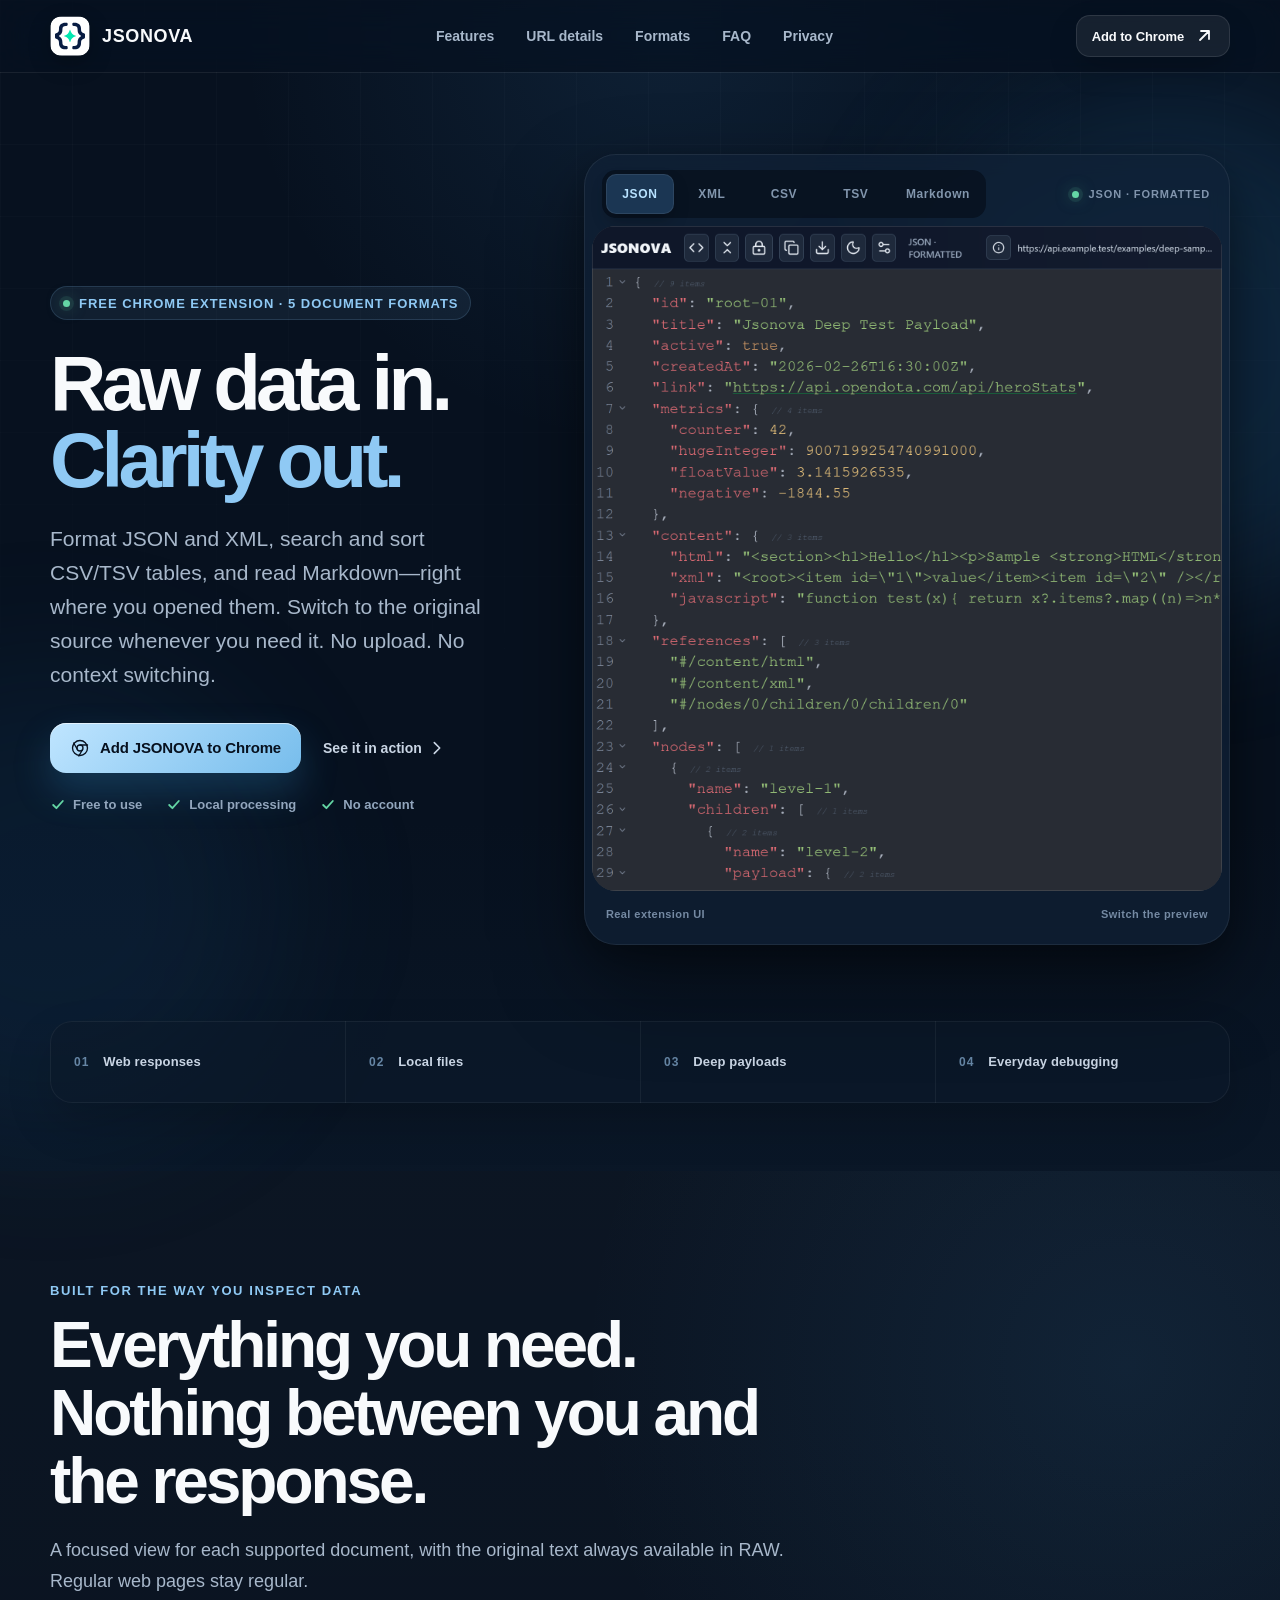
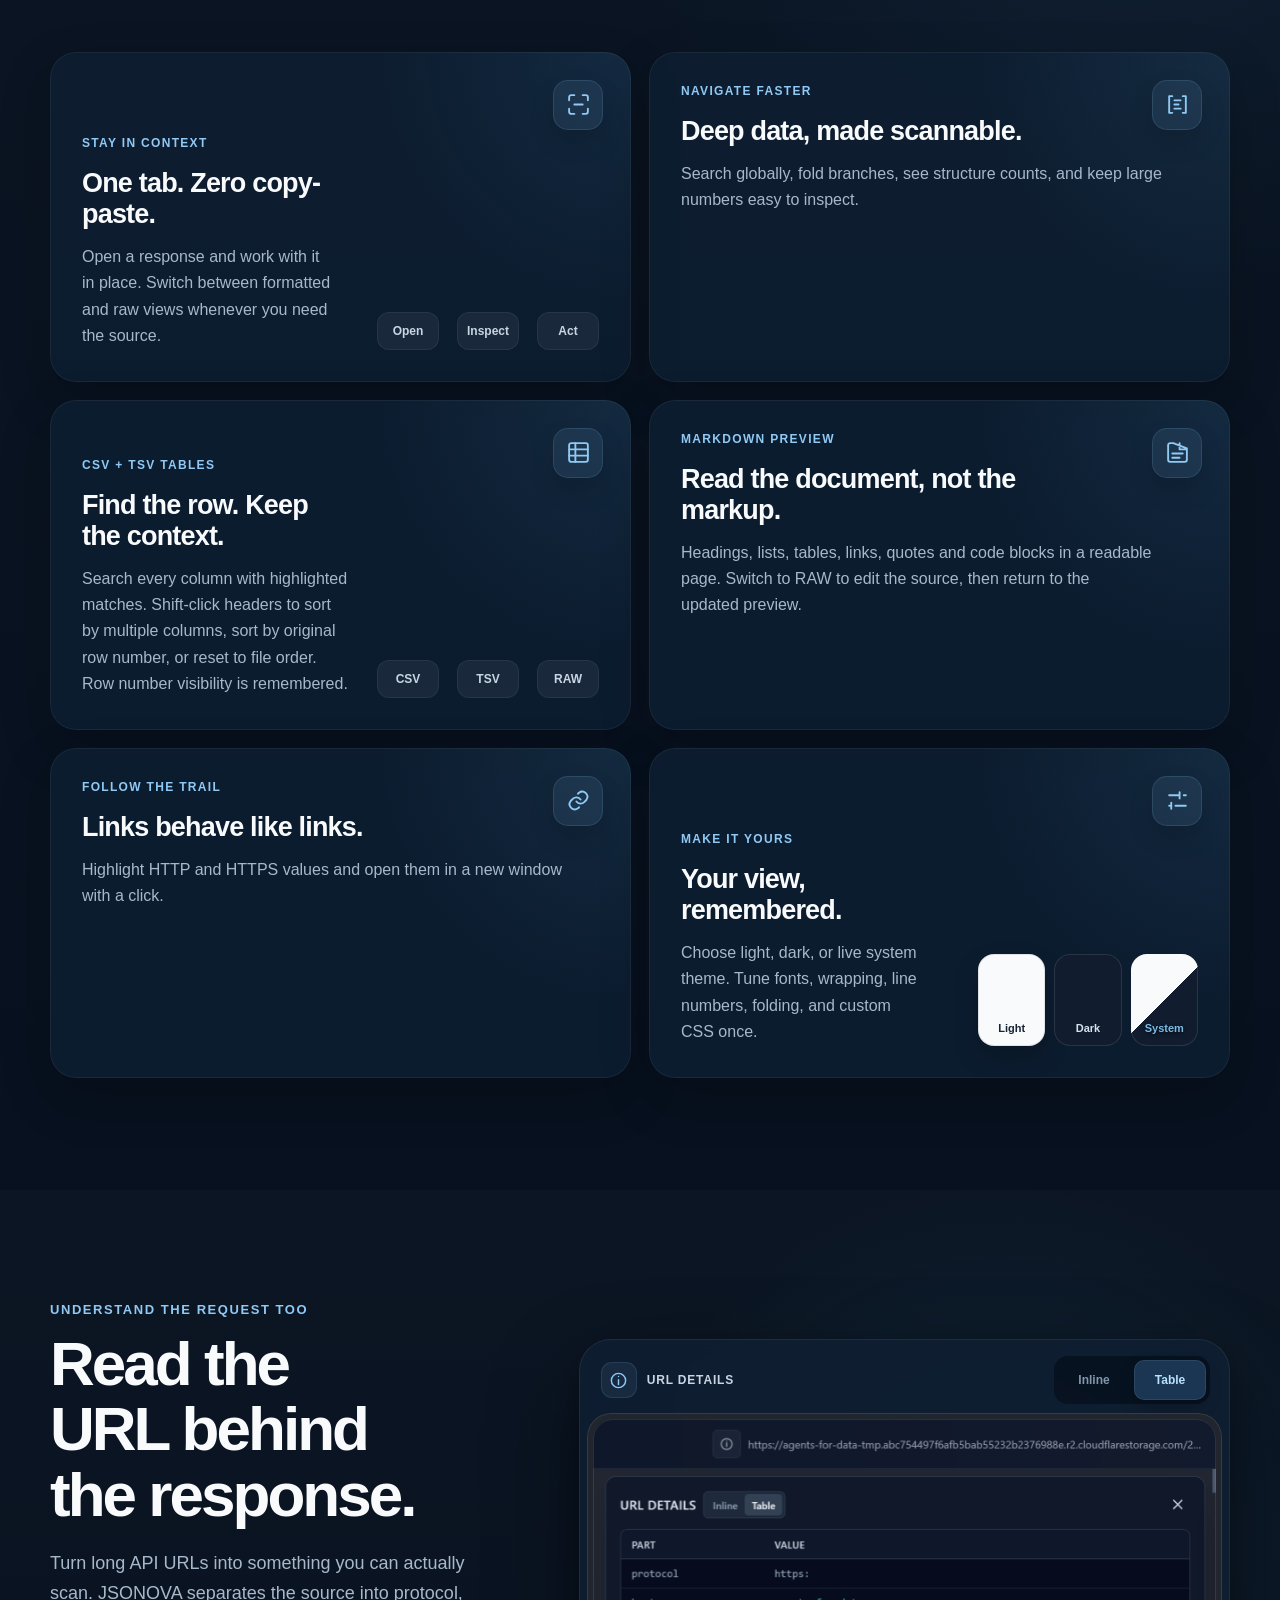
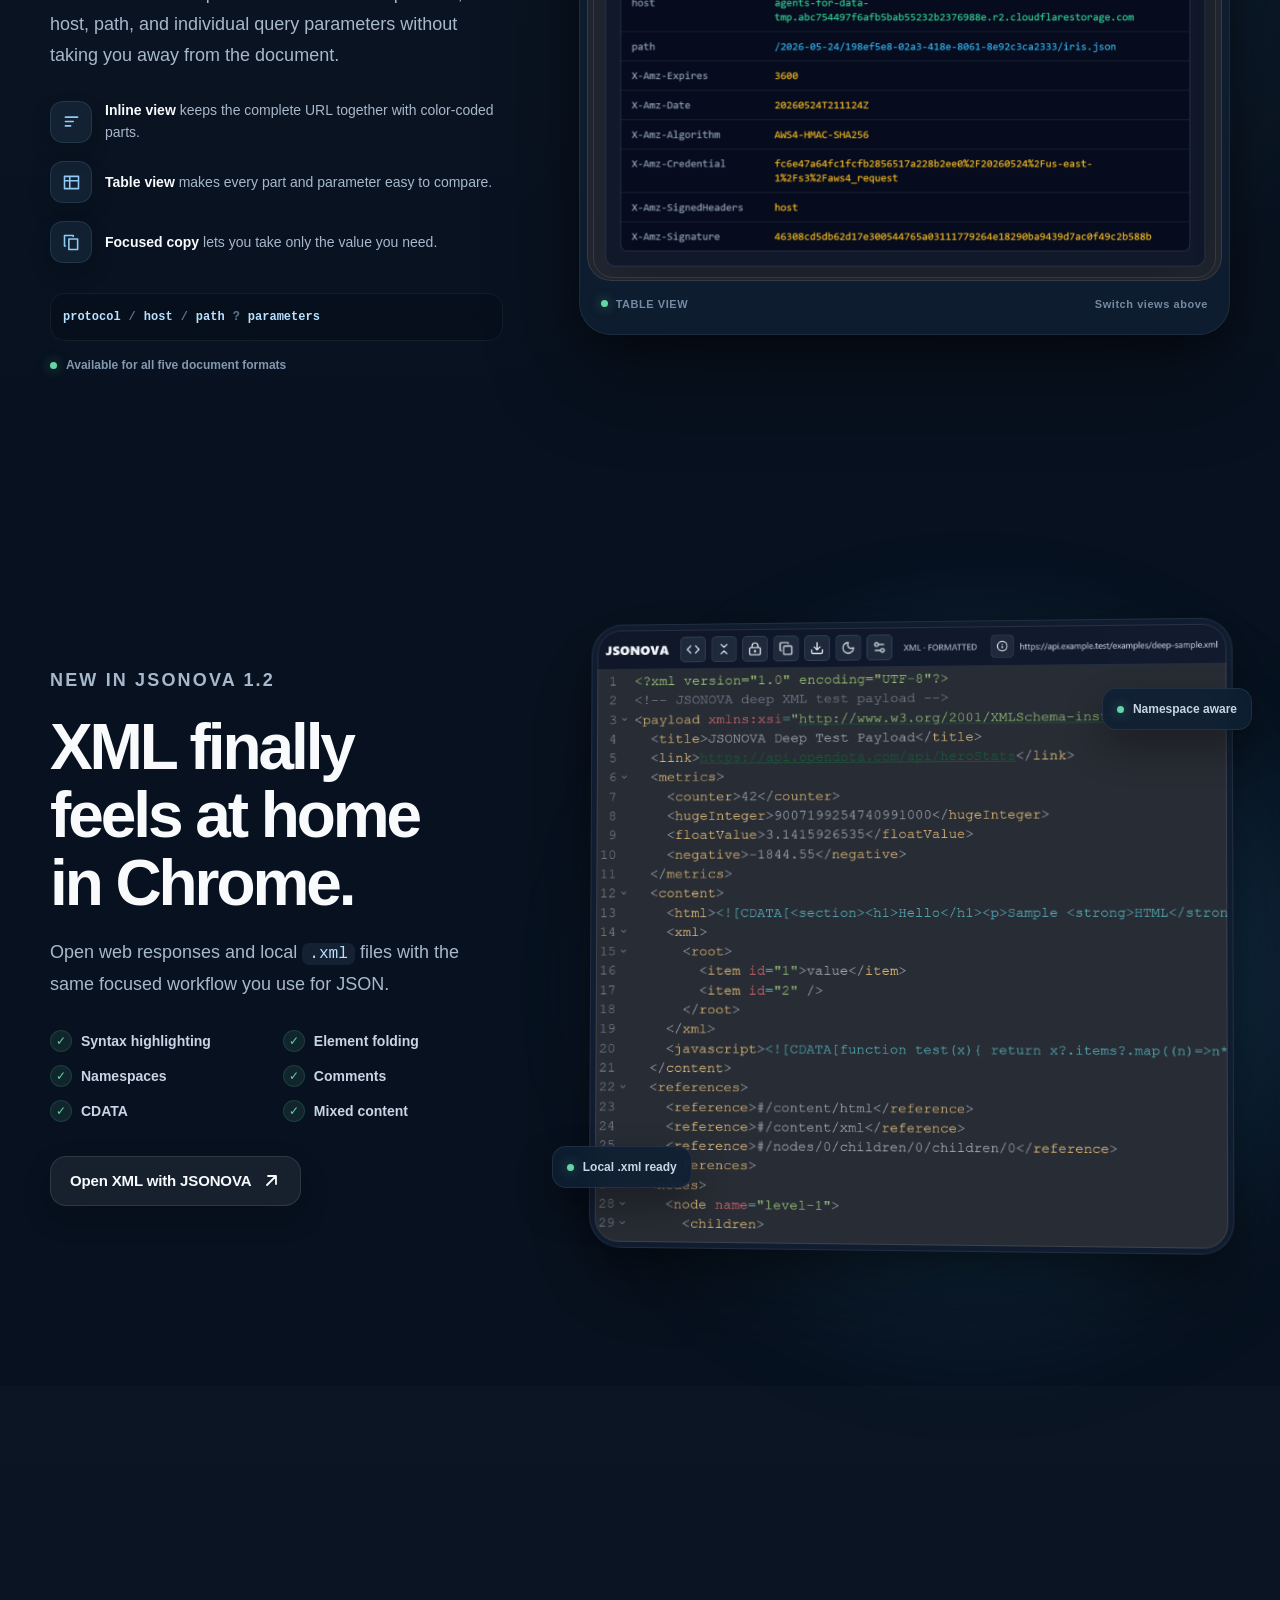
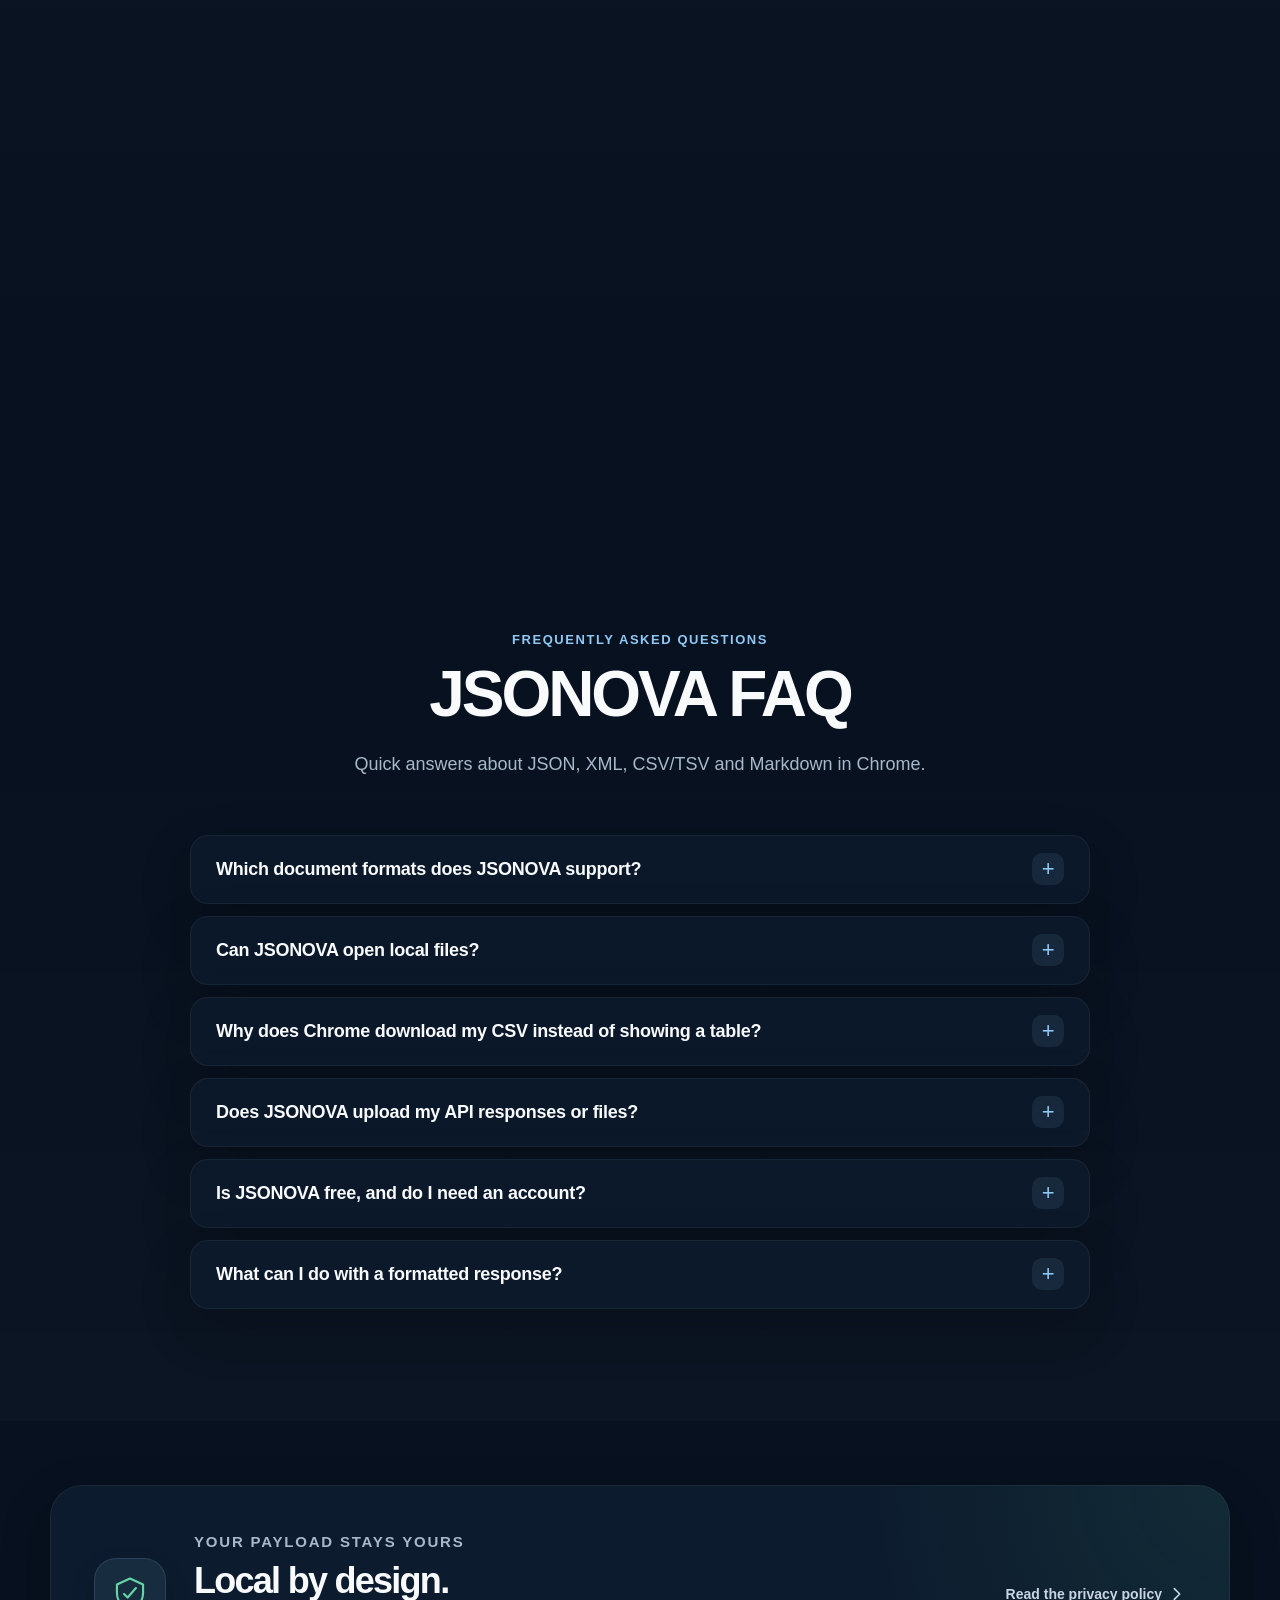
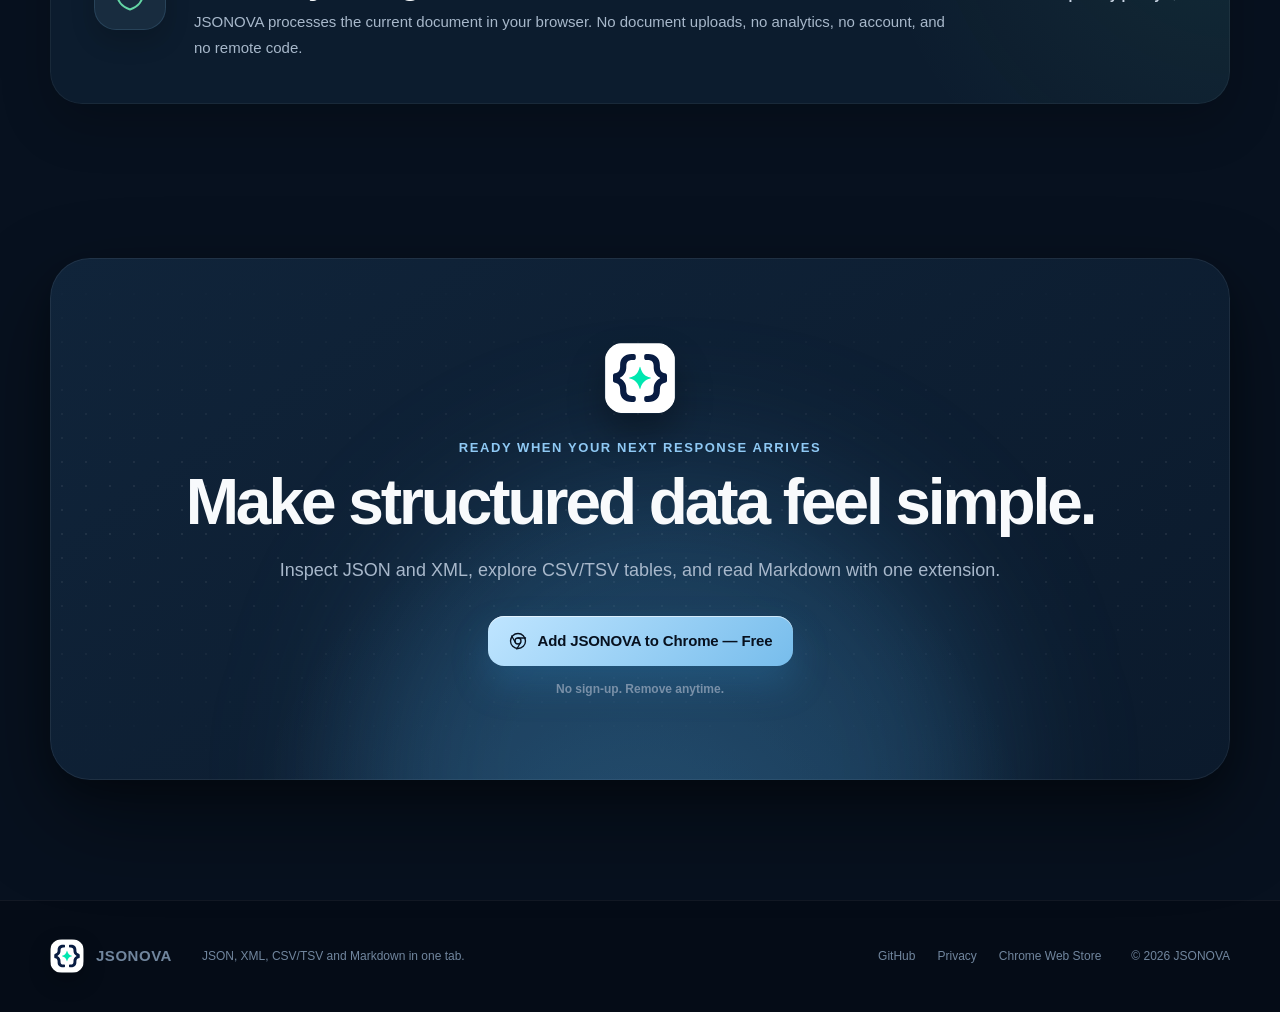
<file: index.html>
<!doctype html>
<html lang="en">
  <head>
    <meta charset="UTF-8" />
    <meta name="viewport" content="width=device-width, initial-scale=1" />
    <meta name="theme-color" content="#07111f" />
    <meta
      name="description"
      content="View JSON, XML, CSV, TSV and Markdown in Chrome. Search and sort tables, read Markdown, and switch to the original source. Free and local."
    />
    <meta property="og:type" content="website" />
    <meta property="og:title" content="JSONOVA — JSON, XML, CSV/TSV & Markdown in one tab" />
    <meta
      property="og:description"
      content="Format JSON and XML, search and sort CSV/TSV tables, and read Markdown directly in Chrome. Original source is always one click away."
    />
    <meta property="og:url" content="https://jsonova.onrender.com/" />
    <meta property="og:site_name" content="JSONOVA" />
    <meta property="og:image" content="https://jsonova.onrender.com/assets/jsonova-social.png" />
    <meta name="twitter:card" content="summary_large_image" />
    <link rel="canonical" href="https://jsonova.onrender.com/" />
    <link rel="icon" type="image/svg+xml" href="assets/jsonova-icon.svg" />
    <link rel="icon" type="image/png" sizes="32x32" href="assets/favicon-32.png" />
    <link rel="icon" type="image/png" sizes="16x16" href="assets/favicon-16.png" />
    <link rel="apple-touch-icon" sizes="180x180" href="assets/apple-touch-icon.png" />
    <link rel="preload" href="assets/jsonova-json.png" as="image" fetchpriority="high" />
    <link rel="stylesheet" href="styles.css" />
    <title>JSONOVA — JSON, XML, CSV/TSV & Markdown for Chrome</title>
    <script type="application/ld+json">
      {
        "@context": "https://schema.org",
        "@graph": [
          {
            "@type": "WebSite",
            "@id": "https://jsonova.onrender.com/#website",
            "url": "https://jsonova.onrender.com/",
            "name": "JSONOVA",
            "inLanguage": "en",
            "about": { "@id": "https://jsonova.onrender.com/#software" }
          },
          {
            "@type": "WebPage",
            "@id": "https://jsonova.onrender.com/#webpage",
            "url": "https://jsonova.onrender.com/",
            "name": "JSONOVA — JSON, XML, CSV/TSV & Markdown for Chrome",
            "description": "View JSON, XML, CSV, TSV and Markdown in Chrome. Search and sort tables, read Markdown, and switch to the original source. Free and local.",
            "inLanguage": "en",
            "isPartOf": { "@id": "https://jsonova.onrender.com/#website" },
            "mainEntity": { "@id": "https://jsonova.onrender.com/#software" },
            "primaryImageOfPage": {
              "@type": "ImageObject",
              "url": "https://jsonova.onrender.com/assets/jsonova-social.png"
            }
          },
          {
            "@type": "SoftwareApplication",
            "@id": "https://jsonova.onrender.com/#software",
            "name": "JSONOVA",
            "applicationCategory": "DeveloperApplication",
            "applicationSubCategory": "Browser extension",
            "operatingSystem": "Any operating system supported by desktop Google Chrome",
            "runtimePlatform": "Google Chrome",
            "softwareRequirements": "Desktop Google Chrome. Local files require Allow access to file URLs. Chrome must display CSV as an inline text document rather than download it.",
            "inLanguage": "en",
            "isAccessibleForFree": true,
            "description": "A Chrome extension for JSON and XML formatting, searchable and sortable CSV/TSV tables, and rendered Markdown, with an original-source editor.",
            "image": "https://jsonova.onrender.com/assets/jsonova-social.png",
            "url": "https://jsonova.onrender.com/",
            "mainEntityOfPage": { "@id": "https://jsonova.onrender.com/#webpage" },
            "installUrl": "https://chromewebstore.google.com/detail/lgccmeebjifcbcfpobkkcpoehgciamji",
            "sameAs": [
              "https://chromewebstore.google.com/detail/lgccmeebjifcbcfpobkkcpoehgciamji",
              "https://github.com/JSONOVA/jsonova-json-formatter-ext"
            ],
            "featureList": [
              "JSON formatting, syntax highlighting, search, folding and structure counts",
              "XML formatting with namespaces, comments, CDATA and folding",
              "CSV and TSV tables with highlighted search and multi-column sorting",
              "Table row numbers, remembered row-number visibility and reset to file order",
              "Markdown previews with headings, lists, tables, links, quotes and code blocks",
              "RAW source editing with updated table and Markdown previews",
              "Copy and download the document source",
              "Clickable HTTP and HTTPS links",
              "Source URL details for protocol, host, path and query parameters",
              "Light, dark and live system themes, font settings and custom CSS",
              "Local document processing without uploads to JSONOVA servers or analytics",
              "Free to use without an account or sign-up"
            ],
            "screenshot": [
              "https://jsonova.onrender.com/assets/jsonova-json.png",
              "https://jsonova.onrender.com/assets/jsonova-xml.png",
              "https://jsonova.onrender.com/assets/jsonova-csv.png",
              "https://jsonova.onrender.com/assets/jsonova-tsv.png",
              "https://jsonova.onrender.com/assets/jsonova-markdown.png"
            ],
            "offers": {
              "@type": "Offer",
              "price": 0,
              "priceCurrency": "USD",
              "url": "https://chromewebstore.google.com/detail/lgccmeebjifcbcfpobkkcpoehgciamji"
            }
          }
        ]
      }
    </script>
    <script src="script.js" defer></script>
  </head>
  <body>
    <a class="skip-link" href="#main">Skip to content</a>

    <header class="site-header">
      <div class="container header-inner">
        <a class="brand" href="#top" aria-label="JSONOVA home">
          <img src="assets/jsonova-icon.svg" alt="" width="40" height="40" />
          <span>JSONOVA</span>
        </a>
        <nav class="main-nav" aria-label="Primary navigation">
          <a href="#features">Features</a>
          <a href="#url-details">URL details</a>
          <a href="#showcase">Formats</a>
          <a href="#faq">FAQ</a>
          <a href="#privacy">Privacy</a>
        </nav>
        <a
          class="button button-small button-secondary"
          href="https://chromewebstore.google.com/detail/lgccmeebjifcbcfpobkkcpoehgciamji"
          target="_blank"
          rel="noopener noreferrer"
        >
          Add to Chrome
          <svg aria-hidden="true" viewBox="0 0 20 20">
            <path d="M7 5h8v8M15 5 6 14" />
          </svg>
        </a>
      </div>
    </header>

    <main id="main">
      <section id="top" class="hero section-shell">
        <div class="hero-orb hero-orb-one" aria-hidden="true"></div>
        <div class="hero-orb hero-orb-two" aria-hidden="true"></div>
        <div class="container hero-grid">
          <div class="hero-copy">
            <div class="eyebrow">
              <span class="eyebrow-dot"></span>
              Free Chrome extension · 5 document formats
            </div>
            <h1>Raw data in.<br /><span>Clarity out.</span></h1>
            <p class="hero-lead">
              Format JSON and XML, search and sort CSV/TSV tables, and read Markdown—right where you opened them.
              Switch to the original source whenever you need it. No upload. No context switching.
            </p>
            <div class="hero-actions">
              <a
                class="button button-primary"
                href="https://chromewebstore.google.com/detail/lgccmeebjifcbcfpobkkcpoehgciamji"
                target="_blank"
                rel="noopener noreferrer"
              >
                <svg class="chrome-mark" aria-hidden="true" viewBox="0 0 24 24">
                  <circle cx="12" cy="12" r="3.6" />
                  <path d="M12 8.4h9M8.9 13.8 4.4 6M15.1 13.8l-4.5 7.8" />
                  <circle cx="12" cy="12" r="9" />
                </svg>
                Add JSONOVA to Chrome
              </a>
              <a class="text-link" href="#showcase">
                See it in action
                <svg aria-hidden="true" viewBox="0 0 20 20"><path d="m7 4 6 6-6 6" /></svg>
              </a>
            </div>
            <ul class="trust-list" aria-label="Product highlights">
              <li>
                <svg aria-hidden="true" viewBox="0 0 20 20"><path d="m4 10 4 4 8-9" /></svg>
                Free to use
              </li>
              <li>
                <svg aria-hidden="true" viewBox="0 0 20 20"><path d="m4 10 4 4 8-9" /></svg>
                Local processing
              </li>
              <li>
                <svg aria-hidden="true" viewBox="0 0 20 20"><path d="m4 10 4 4 8-9" /></svg>
                No account
              </li>
            </ul>
          </div>

          <div id="showcase" class="showcase" aria-label="JSONOVA product preview">
            <div class="showcase-toolbar">
              <div class="format-tabs" role="tablist" aria-label="Preview document format">
                <button
                  id="json-tab"
                  class="format-tab is-active"
                  type="button"
                  role="tab"
                  aria-selected="true"
                  aria-controls="json-panel"
                  data-format-tab="json"
                >
                  JSON
                </button>
                <button
                  id="xml-tab"
                  class="format-tab"
                  type="button"
                  role="tab"
                  aria-selected="false"
                  aria-controls="xml-panel"
                  tabindex="-1"
                  data-format-tab="xml"
                >
                  XML
                </button>
                <button id="csv-tab" class="format-tab" type="button" role="tab" aria-selected="false" aria-controls="csv-panel" tabindex="-1" data-format-tab="csv">CSV</button>
                <button id="tsv-tab" class="format-tab" type="button" role="tab" aria-selected="false" aria-controls="tsv-panel" tabindex="-1" data-format-tab="tsv">TSV</button>
                <button id="markdown-tab" class="format-tab" type="button" role="tab" aria-selected="false" aria-controls="markdown-panel" tabindex="-1" data-format-tab="markdown">Markdown</button>
              </div>
              <span><span class="live-dot"></span><span id="format-label">JSON · FORMATTED</span></span>
            </div>
            <div class="media-shell">
              <div
                id="json-panel"
                class="product-shot is-active"
                role="tabpanel"
                aria-labelledby="json-tab"
                data-format-panel="json"
              >
                <img
                  src="assets/jsonova-json.png"
                  alt="JSONOVA displaying a deeply nested JSON document with syntax highlighting, structure counts, and a clickable URL"
                  width="1630"
                  height="1720"
                />
              </div>
              <div
                id="xml-panel"
                class="product-shot"
                role="tabpanel"
                aria-labelledby="xml-tab"
                aria-hidden="true"
                data-format-panel="xml"
              >
                <img
                  src="assets/jsonova-xml.png"
                  alt="JSONOVA displaying a formatted XML document with namespaces, CDATA, and folding controls"
                  width="1766"
                  height="1726"
                  loading="lazy"
                />
              </div>
              <div id="csv-panel" class="product-shot" role="tabpanel" aria-labelledby="csv-tab" aria-hidden="true" data-format-panel="csv">
                <img src="assets/jsonova-csv.png" alt="JSONOVA CSV table with production search matches highlighted and two sorting levels for region and response latency" width="1630" height="1720" loading="lazy" />
              </div>
              <div id="tsv-panel" class="product-shot" role="tabpanel" aria-labelledby="tsv-tab" aria-hidden="true" data-format-panel="tsv">
                <img src="assets/jsonova-tsv.png" alt="JSONOVA TSV inventory table sorted by stock, with the row number column switched off" width="1630" height="1720" loading="lazy" />
              </div>
              <div id="markdown-panel" class="product-shot" role="tabpanel" aria-labelledby="markdown-tab" aria-hidden="true" data-format-panel="markdown">
                <img src="assets/jsonova-markdown.png" alt="JSONOVA Markdown preview of a deployment runbook with headings, a checklist, a table, code blocks and a blockquote" width="1630" height="1720" loading="lazy" />
              </div>
            </div>
            <div class="showcase-note">
              <span>Real extension UI</span>
              <span>Switch the preview</span>
            </div>
          </div>
        </div>

        <div class="container capability-strip" aria-label="Supported workflows">
          <div><span>01</span><strong>Web responses</strong></div>
          <div><span>02</span><strong>Local files</strong></div>
          <div><span>03</span><strong>Deep payloads</strong></div>
          <div><span>04</span><strong>Everyday debugging</strong></div>
        </div>
      </section>

      <section id="features" class="section-shell section-muted">
        <div class="container">
          <div class="section-heading reveal">
            <p class="kicker">Built for the way you inspect data</p>
            <h2>Everything you need.<br />Nothing between you and the response.</h2>
            <p>
              A focused view for each supported document, with the original text always available in RAW. Regular web pages stay regular.
            </p>
          </div>

          <div class="feature-grid">
            <article class="feature-card feature-card-wide reveal">
              <div class="feature-icon">
                <svg aria-hidden="true" viewBox="0 0 24 24"><path d="M8 3H5a2 2 0 0 0-2 2v3m13-5h3a2 2 0 0 1 2 2v3M8 21H5a2 2 0 0 1-2-2v-3m13 5h3a2 2 0 0 0 2-2v-3M8 12h8" /></svg>
              </div>
              <div>
                <p class="card-label">Stay in context</p>
                <h3>One tab. Zero copy-paste.</h3>
                <p>Open a response and work with it in place. Switch between formatted and raw views whenever you need the source.</p>
              </div>
              <div class="mini-workflow" aria-hidden="true">
                <span>Open</span><i></i><span>Inspect</span><i></i><span>Act</span>
              </div>
            </article>

            <article class="feature-card reveal">
              <div class="feature-icon">
                <svg aria-hidden="true" viewBox="0 0 24 24"><path d="M7 4H4v16h3M17 4h3v16h-3M9 8h6M9 12h4M9 16h6" /></svg>
              </div>
              <p class="card-label">Navigate faster</p>
              <h3>Deep data, made scannable.</h3>
              <p>Search globally, fold branches, see structure counts, and keep large numbers easy to inspect.</p>
            </article>
            <article class="feature-card feature-card-wide reveal">
              <div class="feature-icon">
                <svg aria-hidden="true" viewBox="0 0 24 24"><rect x="3" y="3" width="18" height="18" rx="2" /><path d="M3 9h18M3 15h18M9 3v18" /></svg>
              </div>
              <div>
                <p class="card-label">CSV + TSV tables</p>
                <h3>Find the row. Keep the context.</h3>
                <p>Search every column with highlighted matches. Shift-click headers to sort by multiple columns, sort by original row number, or reset to file order. Row number visibility is remembered.</p>
              </div>
              <div class="mini-workflow" aria-label="CSV and TSV both keep their original source"><span>CSV</span><i></i><span>TSV</span><i></i><span>RAW</span></div>
            </article>
            <article class="feature-card reveal">
              <div class="feature-icon">
                <svg aria-hidden="true" viewBox="0 0 24 24"><path d="M8 3H5a2 2 0 0 0-2 2v14a2 2 0 0 0 2 2h14a2 2 0 0 0 2-2V8zM14 3v6h6M7 13h10M7 17h7" /></svg>
              </div>
              <p class="card-label">Markdown preview</p>
              <h3>Read the document, not the markup.</h3>
              <p>Headings, lists, tables, links, quotes and code blocks in a readable page. Switch to RAW to edit the source, then return to the updated preview.</p>
            </article>

            <article class="feature-card reveal">
              <div class="feature-icon">
                <svg aria-hidden="true" viewBox="0 0 24 24"><path d="M10 13a5 5 0 0 0 7.5.5l2-2a5 5 0 0 0-7-7l-1.1 1M14 11a5 5 0 0 0-7.5-.5l-2 2a5 5 0 0 0 7 7l1.1-1" /></svg>
              </div>
              <p class="card-label">Follow the trail</p>
              <h3>Links behave like links.</h3>
              <p>Highlight HTTP and HTTPS values and open them in a new window with a click.</p>
            </article>

            <article class="feature-card feature-card-wide reveal">
              <div class="feature-icon">
                <svg aria-hidden="true" viewBox="0 0 24 24"><path d="M4 7h10M18 7h2M4 17h2M10 17h10M14 4v6M6 14v6" /></svg>
              </div>
              <div>
                <p class="card-label">Make it yours</p>
                <h3>Your view, remembered.</h3>
                <p>Choose light, dark, or live system theme. Tune fonts, wrapping, line numbers, folding, and custom CSS once.</p>
              </div>
              <div class="theme-palette" aria-label="Light, dark, and system theme support">
                <span class="theme-swatch theme-light">Light</span>
                <span class="theme-swatch theme-dark">Dark</span>
                <span class="theme-swatch theme-system">System</span>
              </div>
            </article>
          </div>
        </div>
      </section>

      <section id="url-details" class="section-shell url-section">
        <div class="container url-grid">
          <div class="url-copy reveal">
            <p class="kicker">Understand the request too</p>
            <h2>Read the URL behind the response.</h2>
            <p>
              Turn long API URLs into something you can actually scan. JSONOVA separates the source into protocol,
              host, path, and individual query parameters without taking you away from the document.
            </p>
            <ul class="url-benefits">
              <li>
                <span class="url-benefit-icon">
                  <svg aria-hidden="true" viewBox="0 0 24 24"><path d="M5 7h14M5 12h9M5 17h6" /></svg>
                </span>
                <span><strong>Inline view</strong> keeps the complete URL together with color-coded parts.</span>
              </li>
              <li>
                <span class="url-benefit-icon">
                  <svg aria-hidden="true" viewBox="0 0 24 24"><path d="M4 5h16v14H4zM4 10h16M10 5v14" /></svg>
                </span>
                <span><strong>Table view</strong> makes every part and parameter easy to compare.</span>
              </li>
              <li>
                <span class="url-benefit-icon">
                  <svg aria-hidden="true" viewBox="0 0 24 24"><path d="M9 8h10v12H9zM5 16H4V4h10v1" /></svg>
                </span>
                <span><strong>Focused copy</strong> lets you take only the value you need.</span>
              </li>
            </ul>
            <div class="url-anatomy" aria-label="URL parts displayed by JSONOVA">
              <span>protocol</span><i>/</i><span>host</span><i>/</i><span>path</span><i>?</i><span>parameters</span>
            </div>
            <p class="url-availability"><span></span> Available for all five document formats</p>
          </div>

          <div class="url-preview reveal" aria-label="URL Details preview">
            <div class="url-preview-header">
              <div>
                <span class="url-preview-icon">
                  <svg aria-hidden="true" viewBox="0 0 24 24"><circle cx="12" cy="12" r="9" /><path d="M12 11v6M12 7h.01" /></svg>
                </span>
                <span>URL DETAILS</span>
              </div>
              <div class="url-tabs" role="tablist" aria-label="URL Details view">
                <button
                  id="url-inline-tab"
                  class="url-tab"
                  type="button"
                  role="tab"
                  aria-selected="false"
                  aria-controls="url-inline-panel"
                  tabindex="-1"
                  data-url-tab="inline"
                >
                  Inline
                </button>
                <button
                  id="url-table-tab"
                  class="url-tab is-active"
                  type="button"
                  role="tab"
                  aria-selected="true"
                  aria-controls="url-table-panel"
                  data-url-tab="table"
                >
                  Table
                </button>
              </div>
            </div>
            <div class="url-media-shell">
              <div
                id="url-inline-panel"
                class="url-panel"
                role="tabpanel"
                aria-labelledby="url-inline-tab"
                aria-hidden="true"
                data-url-panel="inline"
              >
                <img
                  src="assets/url-details-inline.png"
                  alt="JSONOVA URL Details inline view with color-coded protocol, host, path, and query parameters"
                  width="697"
                  height="339"
                  loading="lazy"
                />
              </div>
              <div
                id="url-table-panel"
                class="url-panel is-active"
                role="tabpanel"
                aria-labelledby="url-table-tab"
                data-url-panel="table"
              >
                <img
                  src="assets/url-details-table.png"
                  alt="JSONOVA URL Details table with protocol, host, path, and query parameters in separate rows"
                  width="698"
                  height="514"
                  loading="lazy"
                />
              </div>
            </div>
            <div class="url-preview-footer">
              <span><i></i><span id="url-view-label">TABLE VIEW</span></span>
              <span>Switch views above</span>
            </div>
          </div>
        </div>
      </section>

      <section id="xml" class="section-shell xml-section">
        <div class="container xml-grid">
          <div class="xml-copy reveal">
            <p class="kicker">New in JSONOVA 1.2</p>
            <h2>XML finally feels at home in Chrome.</h2>
            <p>
              Open web responses and local <code>.xml</code> files with the same focused workflow you use for JSON.
            </p>
            <ul class="check-grid">
              <li><span>✓</span> Syntax highlighting</li>
              <li><span>✓</span> Element folding</li>
              <li><span>✓</span> Namespaces</li>
              <li><span>✓</span> Comments</li>
              <li><span>✓</span> CDATA</li>
              <li><span>✓</span> Mixed content</li>
            </ul>
            <a
              class="button button-secondary"
              href="https://chromewebstore.google.com/detail/lgccmeebjifcbcfpobkkcpoehgciamji"
              target="_blank"
              rel="noopener noreferrer"
            >
              Open XML with JSONOVA
              <svg aria-hidden="true" viewBox="0 0 20 20"><path d="M7 5h8v8M15 5 6 14" /></svg>
            </a>
          </div>
          <div class="xml-visual reveal">
            <div class="xml-glow" aria-hidden="true"></div>
            <div class="media-shell media-shell-tall">
              <img
                src="assets/jsonova-xml.png"
                alt="Formatted XML in JSONOVA showing namespace attributes, nested elements, CDATA, and fold controls"
                width="1766"
                height="1726"
                loading="lazy"
              />
            </div>
            <div class="floating-chip chip-one"><span></span> Namespace aware</div>
            <div class="floating-chip chip-two"><span></span> Local .xml ready</div>
          </div>
        </div>
      </section>

      <section class="section-shell workflow-section">
        <div class="container">
          <div class="section-heading section-heading-centered reveal">
            <p class="kicker">A shorter path from response to answer</p>
            <h2>Open. Understand. Move on.</h2>
          </div>
          <ol class="workflow-list">
            <li class="reveal">
              <span class="step-number">01</span>
              <div class="step-icon"><svg aria-hidden="true" viewBox="0 0 24 24"><path d="M4 5h16v14H4zM4 9h16M8 7h.01M11 7h.01" /></svg></div>
              <h3>Open the document</h3>
              <p>Visit a supported document URL, or open a local file after enabling file access in Chrome.</p>
            </li>
            <li class="reveal">
              <span class="step-number">02</span>
              <div class="step-icon"><svg aria-hidden="true" viewBox="0 0 24 24"><circle cx="11" cy="11" r="7" /><path d="m16 16 5 5M8 11h6M11 8v6" /></svg></div>
              <h3>Find what matters</h3>
              <p>Fold JSON/XML, search and sort CSV/TSV, or read Markdown without leaving the current tab.</p>
            </li>
            <li class="reveal">
              <span class="step-number">03</span>
              <div class="step-icon"><svg aria-hidden="true" viewBox="0 0 24 24"><path d="M12 3v12M7 10l5 5 5-5M5 21h14" /></svg></div>
              <h3>Copy or download</h3>
              <p>Take the raw or formatted document with you using a generated filename and matching file type.</p>
            </li>
          </ol>
        </div>
      </section>

      <section id="faq" class="section-shell faq-section">
        <div class="container">
          <div class="section-heading section-heading-centered reveal">
            <p class="kicker">Frequently asked questions</p>
            <h2>JSONOVA FAQ</h2>
            <p>Quick answers about JSON, XML, CSV/TSV and Markdown in Chrome.</p>
          </div>

          <div class="faq-list">
            <details class="faq-item">
              <summary>Which document formats does JSONOVA support?</summary>
              <div class="faq-answer">
                <p>
                  JSONOVA supports JSON, XML, CSV, TSV and Markdown. JSON and XML get syntax highlighting and folding;
                  CSV and TSV open as searchable, sortable tables; Markdown opens as a rendered document.
                  Each format keeps the original text in the RAW editor. Regular web pages remain unchanged.
                </p>
              </div>
            </details>

            <details class="faq-item">
              <summary>Can JSONOVA open local files?</summary>
              <div class="faq-answer">
                <p>
                  Yes. Enable <strong>Allow access to file URLs</strong> in Chrome's extension settings, then open a
                  local <code>.json</code>, <code>.xml</code>, <code>.tsv</code> or <code>.md</code> file in Chrome.
                  Chrome may download CSV files before the extension can display them; see the CSV answer below.
                </p>
              </div>
            </details>

            <details class="faq-item">
              <summary>Why does Chrome download my CSV instead of showing a table?</summary>
              <div class="faq-answer">
                <p>JSONOVA can display CSV when Chrome opens it as a text document. Responses served as downloads, and local CSV files Chrome chooses to download, do not reach the viewer. For an endpoint you control, serve the CSV as <code>text/plain</code> and allow inline viewing instead of attachment downloads.</p>
              </div>
            </details>

            <details class="faq-item">
              <summary>Does JSONOVA upload my API responses or files?</summary>
              <div class="faq-answer">
                <p>
                  No. JSONOVA processes JSON, XML, CSV, TSV, Markdown, URLs, and viewer preferences locally in your browser and does not
                  send them to JSONOVA-controlled servers, analytics, or advertising services.
                </p>
              </div>
            </details>

            <details class="faq-item">
              <summary>Is JSONOVA free, and do I need an account?</summary>
              <div class="faq-answer">
                <p>JSONOVA is free to use and does not require an account or sign-up.</p>
              </div>
            </details>

            <details class="faq-item">
              <summary>What can I do with a formatted response?</summary>
              <div class="faq-answer">
                <p>
                  Search the full document, fold nested structures, switch between raw and formatted views, inspect
                  URL parts, follow links, copy content, or download the source. CSV/TSV adds highlighted table search
                  and multiple sorting levels; Markdown adds a rendered preview. Edits in RAW are kept when you return to either view.
                </p>
              </div>
            </details>
          </div>
        </div>
      </section>

      <section id="privacy" class="section-shell privacy-section">
        <div class="container privacy-card reveal">
          <div class="privacy-mark">
            <svg aria-hidden="true" viewBox="0 0 32 32"><path d="M16 3 27 8v7c0 7-4.6 12-11 14C9.6 27 5 22 5 15V8z" /><path d="m11 16 3 3 7-8" /></svg>
          </div>
          <div>
            <p class="kicker">Your payload stays yours</p>
            <h2>Local by design.</h2>
            <p>
              JSONOVA processes the current document in your browser. No document uploads, no analytics,
              no account, and no remote code.
            </p>
          </div>
          <a class="text-link" href="privacy.html">
            Read the privacy policy
            <svg aria-hidden="true" viewBox="0 0 20 20"><path d="m7 4 6 6-6 6" /></svg>
          </a>
        </div>
      </section>

      <section class="section-shell final-cta-section">
        <div class="container final-cta reveal">
          <div class="final-orb" aria-hidden="true"></div>
          <img src="assets/jsonova-icon.svg" alt="" width="72" height="72" loading="lazy" />
          <p class="kicker">Ready when your next response arrives</p>
          <h2>Make structured data feel simple.</h2>
          <p>Inspect JSON and XML, explore CSV/TSV tables, and read Markdown with one extension.</p>
          <a
            class="button button-primary"
            href="https://chromewebstore.google.com/detail/lgccmeebjifcbcfpobkkcpoehgciamji"
            target="_blank"
            rel="noopener noreferrer"
          >
            <svg class="chrome-mark" aria-hidden="true" viewBox="0 0 24 24">
              <circle cx="12" cy="12" r="3.6" />
              <path d="M12 8.4h9M8.9 13.8 4.4 6M15.1 13.8l-4.5 7.8" />
              <circle cx="12" cy="12" r="9" />
            </svg>
            Add JSONOVA to Chrome — Free
          </a>
          <span class="cta-note">No sign-up. Remove anytime.</span>
        </div>
      </section>
    </main>

    <footer class="site-footer">
      <div class="container footer-inner">
        <a class="brand brand-footer" href="#top" aria-label="JSONOVA home">
          <img src="assets/jsonova-icon.svg" alt="" width="34" height="34" loading="lazy" />
          <span>JSONOVA</span>
        </a>
        <p>JSON, XML, CSV/TSV and Markdown in one tab.</p>
        <div class="footer-links">
          <a href="https://github.com/JSONOVA/jsonova-json-formatter-ext" target="_blank" rel="noopener noreferrer">GitHub</a>
          <a href="privacy.html">Privacy</a>
          <a
            href="https://chromewebstore.google.com/detail/lgccmeebjifcbcfpobkkcpoehgciamji"
            target="_blank"
            rel="noopener noreferrer"
          >Chrome Web Store</a>
        </div>
        <span>© <span id="current-year">2026</span> JSONOVA</span>
      </div>
    </footer>
  </body>
</html>
</file>
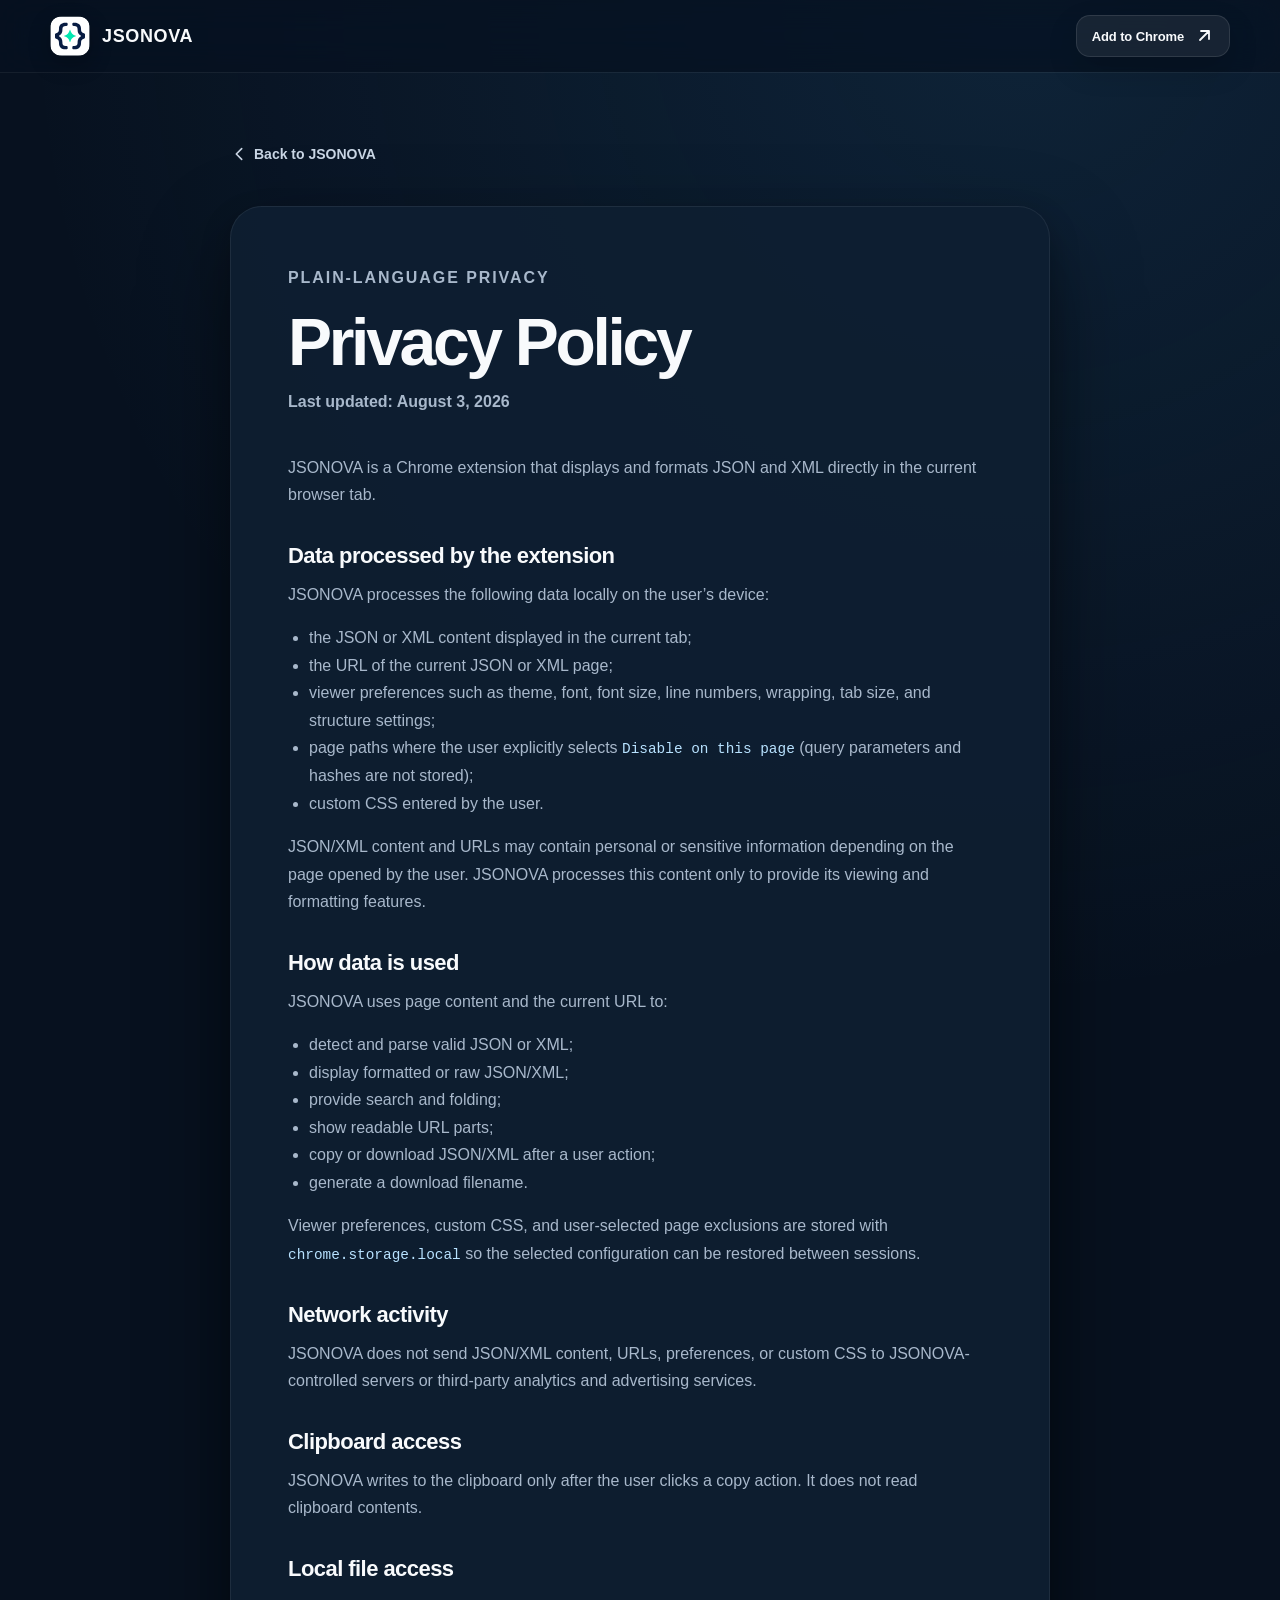
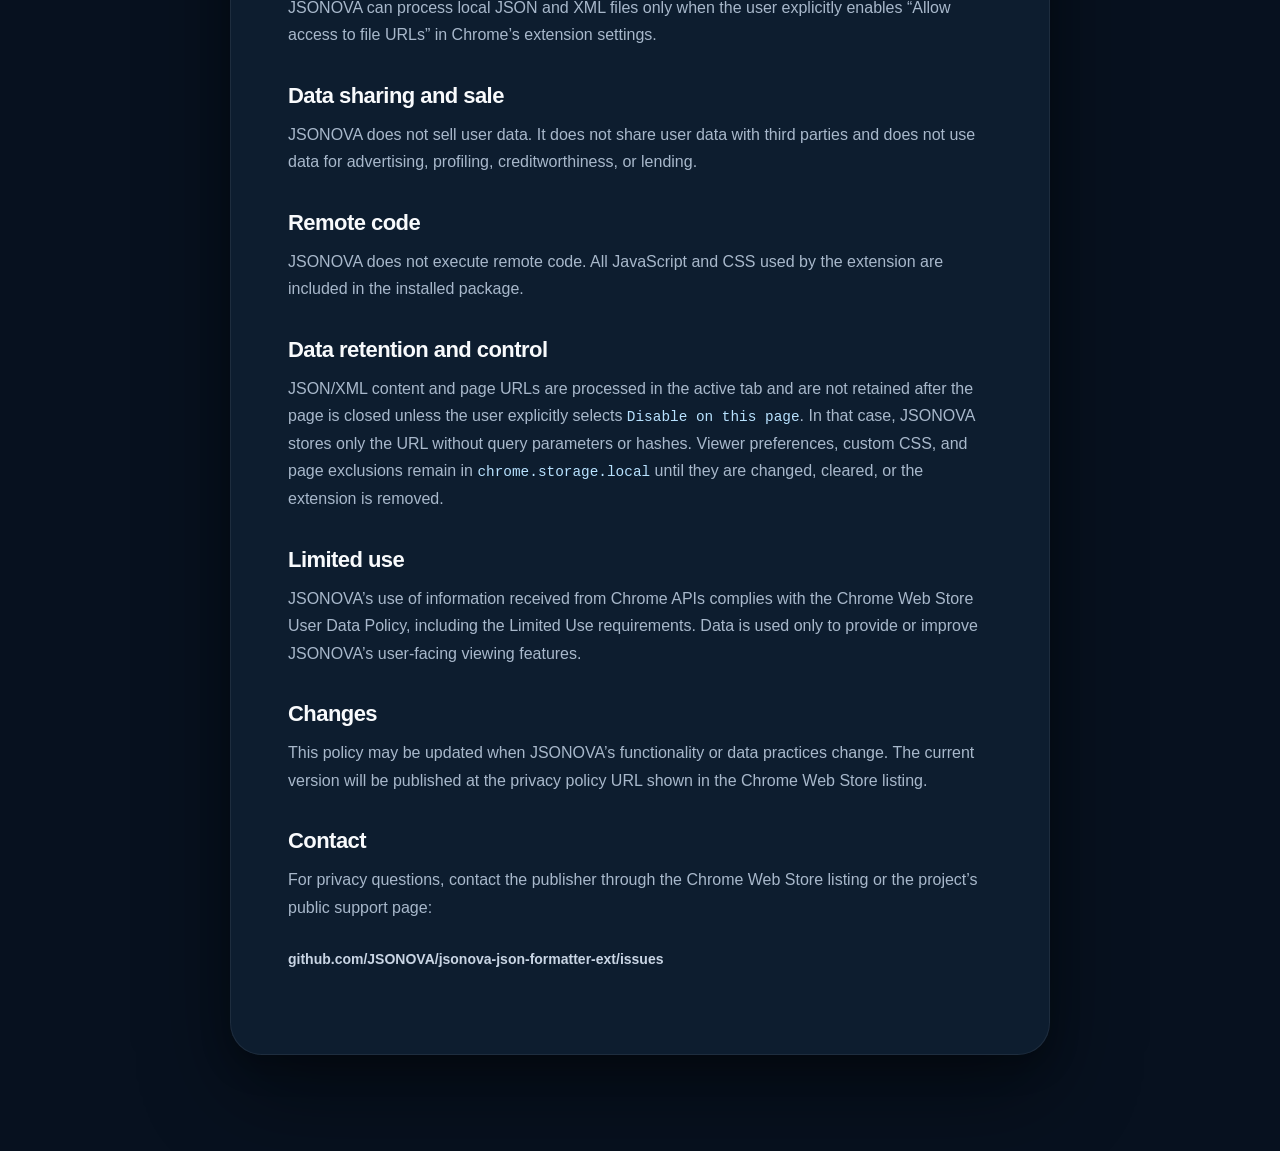
<file: privacy.html>
<!doctype html>
<html lang="en">
  <head>
    <meta charset="UTF-8" />
    <meta name="viewport" content="width=device-width, initial-scale=1" />
    <meta name="theme-color" content="#07111f" />
    <meta name="description" content="Privacy policy for the JSONOVA Chrome extension." />
    <link rel="canonical" href="https://jsonova.onrender.com/privacy.html" />
    <link rel="icon" type="image/svg+xml" href="assets/jsonova-icon.svg" />
    <link rel="icon" type="image/png" sizes="32x32" href="assets/favicon-32.png" />
    <link rel="icon" type="image/png" sizes="16x16" href="assets/favicon-16.png" />
    <link rel="apple-touch-icon" sizes="180x180" href="assets/apple-touch-icon.png" />
    <link rel="stylesheet" href="styles.css" />
    <title>Privacy Policy — JSONOVA</title>
  </head>
  <body>
    <header class="site-header">
      <div class="container header-inner">
        <a class="brand" href="index.html" aria-label="Back to JSONOVA home">
          <img src="assets/jsonova-icon.svg" alt="" width="40" height="40" />
          <span>JSONOVA</span>
        </a>
        <a
          class="button button-small button-secondary"
          href="https://chromewebstore.google.com/detail/lgccmeebjifcbcfpobkkcpoehgciamji"
          target="_blank"
          rel="noopener noreferrer"
        >
          Add to Chrome
          <svg aria-hidden="true" viewBox="0 0 20 20"><path d="M7 5h8v8M15 5 6 14" /></svg>
        </a>
      </div>
    </header>

    <main class="privacy-page">
      <div class="policy-shell">
        <a class="text-link policy-back" href="index.html">
          <svg aria-hidden="true" viewBox="0 0 20 20"><path d="m13 4-6 6 6 6" /></svg>
          Back to JSONOVA
        </a>
        <article class="policy-card">
          <p class="kicker">Plain-language privacy</p>
          <h1>Privacy Policy</h1>
          <p class="policy-date">Last updated: August 3, 2026</p>

          <p>JSONOVA is a Chrome extension that displays and formats JSON and XML directly in the current browser tab.</p>

          <h2>Data processed by the extension</h2>
          <p>JSONOVA processes the following data locally on the user’s device:</p>
          <ul>
            <li>the JSON or XML content displayed in the current tab;</li>
            <li>the URL of the current JSON or XML page;</li>
            <li>viewer preferences such as theme, font, font size, line numbers, wrapping, tab size, and structure settings;</li>
            <li>page paths where the user explicitly selects <code>Disable on this page</code> (query parameters and hashes are not stored);</li>
            <li>custom CSS entered by the user.</li>
          </ul>
          <p>JSON/XML content and URLs may contain personal or sensitive information depending on the page opened by the user. JSONOVA processes this content only to provide its viewing and formatting features.</p>

          <h2>How data is used</h2>
          <p>JSONOVA uses page content and the current URL to:</p>
          <ul>
            <li>detect and parse valid JSON or XML;</li>
            <li>display formatted or raw JSON/XML;</li>
            <li>provide search and folding;</li>
            <li>show readable URL parts;</li>
            <li>copy or download JSON/XML after a user action;</li>
            <li>generate a download filename.</li>
          </ul>
          <p>Viewer preferences, custom CSS, and user-selected page exclusions are stored with <code>chrome.storage.local</code> so the selected configuration can be restored between sessions.</p>

          <h2>Network activity</h2>
          <p>JSONOVA does not send JSON/XML content, URLs, preferences, or custom CSS to JSONOVA-controlled servers or third-party analytics and advertising services.</p>

          <h2>Clipboard access</h2>
          <p>JSONOVA writes to the clipboard only after the user clicks a copy action. It does not read clipboard contents.</p>

          <h2>Local file access</h2>
          <p>JSONOVA can process local JSON and XML files only when the user explicitly enables “Allow access to file URLs” in Chrome’s extension settings.</p>

          <h2>Data sharing and sale</h2>
          <p>JSONOVA does not sell user data. It does not share user data with third parties and does not use data for advertising, profiling, creditworthiness, or lending.</p>

          <h2>Remote code</h2>
          <p>JSONOVA does not execute remote code. All JavaScript and CSS used by the extension are included in the installed package.</p>

          <h2>Data retention and control</h2>
          <p>JSON/XML content and page URLs are processed in the active tab and are not retained after the page is closed unless the user explicitly selects <code>Disable on this page</code>. In that case, JSONOVA stores only the URL without query parameters or hashes. Viewer preferences, custom CSS, and page exclusions remain in <code>chrome.storage.local</code> until they are changed, cleared, or the extension is removed.</p>

          <h2>Limited use</h2>
          <p>JSONOVA’s use of information received from Chrome APIs complies with the Chrome Web Store User Data Policy, including the Limited Use requirements. Data is used only to provide or improve JSONOVA’s user-facing viewing features.</p>

          <h2>Changes</h2>
          <p>This policy may be updated when JSONOVA’s functionality or data practices change. The current version will be published at the privacy policy URL shown in the Chrome Web Store listing.</p>

          <h2>Contact</h2>
          <p>For privacy questions, contact the publisher through the Chrome Web Store listing or the project’s public support page:</p>
          <p><a class="text-link" href="https://github.com/JSONOVA/jsonova-json-formatter-ext/issues" target="_blank" rel="noopener noreferrer">github.com/JSONOVA/jsonova-json-formatter-ext/issues</a></p>
        </article>
      </div>
    </main>
  </body>
</html>
</file>
<file: styles.css>
:root {
  color-scheme: dark;
  --bg: #07111f;
  --bg-deep: #050c17;
  --surface: #0d1b2d;
  --surface-raised: #12243a;
  --surface-soft: #152b43;
  --text: #f8fafc;
  --muted: #a8b8cb;
  --muted-strong: #c9d5e4;
  --accent: #8fc9f4;
  --accent-bright: #b8e2ff;
  --accent-deep: #2e86c1;
  --success: #64d6a5;
  --shadow-lg: 0 38px 90px rgba(0, 0, 0, 0.42), 0 12px 30px rgba(0, 0, 0, 0.24);
  --shadow-card: 0 20px 50px rgba(0, 0, 0, 0.22), inset 0 0 0 1px rgba(255, 255, 255, 0.055);
  --radius-xl: 32px;
  --radius-lg: 26px;
  --radius-md: 18px;
  --container: 1180px;
}

*,
*::before,
*::after {
  box-sizing: border-box;
}

html {
  scroll-behavior: smooth;
  scroll-padding-top: 92px;
  overflow-x: clip;
}

body {
  margin: 0;
  min-width: 320px;
  overflow-x: clip;
  background: var(--bg);
  color: var(--text);
  font-family: Inter, ui-sans-serif, -apple-system, BlinkMacSystemFont, "Segoe UI", sans-serif;
  font-synthesis: none;
  -webkit-font-smoothing: antialiased;
  text-rendering: optimizeLegibility;
}

button,
a {
  -webkit-tap-highlight-color: transparent;
}

button {
  font: inherit;
}

a {
  color: inherit;
  text-decoration: none;
}

img,
svg {
  display: block;
}

svg {
  fill: none;
  stroke: currentColor;
  stroke-linecap: round;
  stroke-linejoin: round;
  stroke-width: 1.8;
}

.container {
  width: min(var(--container), calc(100% - 40px));
  margin-inline: auto;
}

.section-shell {
  position: relative;
  padding: 112px 0;
}

.section-muted {
  background:
    radial-gradient(circle at 88% 12%, rgba(67, 148, 209, 0.11), transparent 30%),
    linear-gradient(180deg, rgba(255, 255, 255, 0.018), rgba(255, 255, 255, 0));
}

.skip-link {
  position: fixed;
  z-index: 100;
  top: 12px;
  left: 12px;
  padding: 12px 16px;
  border-radius: 12px;
  background: var(--text);
  color: var(--bg);
  font-weight: 700;
  transform: translateY(-150%);
  transition: transform 180ms ease;
}

.skip-link:focus {
  transform: translateY(0);
}

.site-header {
  position: fixed;
  z-index: 50;
  top: 0;
  right: 0;
  left: 0;
  background: rgba(7, 17, 31, 0.78);
  box-shadow: 0 1px 0 rgba(255, 255, 255, 0.06);
  backdrop-filter: blur(18px) saturate(140%);
}

.header-inner {
  display: flex;
  min-height: 72px;
  align-items: center;
  justify-content: space-between;
  gap: 24px;
}

.brand {
  display: inline-flex;
  min-height: 44px;
  align-items: center;
  gap: 12px;
  font-size: 18px;
  font-weight: 850;
  letter-spacing: 0.035em;
}

.brand img {
  border-radius: 12px;
  box-shadow: 0 8px 22px rgba(0, 0, 0, 0.24);
}

.main-nav {
  display: flex;
  align-items: center;
  gap: 32px;
  color: var(--muted);
  font-size: 14px;
  font-weight: 650;
}

.main-nav a,
.footer-links a {
  position: relative;
  min-height: 44px;
  display: inline-flex;
  align-items: center;
  transition-property: color;
  transition-duration: 180ms;
}

.main-nav a:hover,
.main-nav a:focus-visible,
.footer-links a:hover,
.footer-links a:focus-visible {
  color: var(--text);
}

.button {
  display: inline-flex;
  min-height: 50px;
  align-items: center;
  justify-content: center;
  gap: 10px;
  padding: 0 20px;
  border-radius: 16px;
  font-size: 15px;
  font-weight: 760;
  letter-spacing: -0.01em;
  box-shadow: 0 12px 30px rgba(0, 0, 0, 0.2);
  transition-property: transform, background-color, color, box-shadow;
  transition-duration: 180ms;
  transition-timing-function: cubic-bezier(0.2, 0, 0, 1);
}

.button:hover {
  transform: translateY(-2px);
}

.button:active {
  transform: scale(0.96);
}

.button:focus-visible,
.format-tab:focus-visible,
.url-tab:focus-visible,
.text-link:focus-visible,
.brand:focus-visible,
.main-nav a:focus-visible,
.footer-links a:focus-visible {
  outline: 3px solid rgba(143, 201, 244, 0.62);
  outline-offset: 3px;
}

.button svg {
  width: 20px;
  height: 20px;
}

.button-small {
  min-height: 42px;
  padding-inline: 16px;
  border-radius: 14px;
  font-size: 13px;
}

.button-primary {
  background: linear-gradient(135deg, #bfe5ff 0%, #77bdec 100%);
  color: #07111f;
  box-shadow: 0 18px 36px rgba(47, 132, 191, 0.28), inset 0 1px 0 rgba(255, 255, 255, 0.6);
}

.button-primary:hover {
  box-shadow: 0 22px 42px rgba(47, 132, 191, 0.34), inset 0 1px 0 rgba(255, 255, 255, 0.68);
}

.button-secondary {
  background: rgba(255, 255, 255, 0.065);
  color: var(--text);
  box-shadow: inset 0 0 0 1px rgba(255, 255, 255, 0.1), 0 12px 30px rgba(0, 0, 0, 0.16);
}

.button-secondary:hover {
  background: rgba(255, 255, 255, 0.095);
}

.chrome-mark {
  stroke-width: 1.6;
}

.text-link {
  display: inline-flex;
  min-height: 44px;
  align-items: center;
  gap: 6px;
  color: var(--muted-strong);
  font-size: 14px;
  font-weight: 700;
  transition-property: color;
  transition-duration: 180ms;
}

.text-link:hover {
  color: var(--text);
}

.text-link svg {
  width: 18px;
  height: 18px;
  transition-property: transform;
  transition-duration: 180ms;
}

.text-link:hover svg {
  transform: translateX(3px);
}

.hero {
  min-height: 100vh;
  padding-top: 154px;
  padding-bottom: 68px;
  background:
    linear-gradient(180deg, rgba(7, 17, 31, 0) 70%, rgba(20, 43, 67, 0.22)),
    radial-gradient(circle at 52% 2%, rgba(63, 137, 201, 0.13), transparent 32%);
  isolation: isolate;
}

.hero::before {
  position: absolute;
  z-index: -2;
  inset: 0;
  background-image:
    linear-gradient(rgba(255, 255, 255, 0.025) 1px, transparent 1px),
    linear-gradient(90deg, rgba(255, 255, 255, 0.025) 1px, transparent 1px);
  background-size: 72px 72px;
  mask-image: linear-gradient(to bottom, black, transparent 72%);
  content: "";
}

.hero-orb,
.final-orb,
.xml-glow {
  position: absolute;
  z-index: -1;
  border-radius: 50%;
  filter: blur(70px);
  pointer-events: none;
}

.hero-orb-one {
  top: 90px;
  right: -150px;
  width: 520px;
  height: 520px;
  background: rgba(52, 140, 205, 0.18);
}

.hero-orb-two {
  bottom: 40px;
  left: -180px;
  width: 460px;
  height: 460px;
  background: rgba(25, 97, 155, 0.12);
}

.hero-grid {
  display: grid;
  grid-template-columns: minmax(0, 0.84fr) minmax(560px, 1.16fr);
  align-items: center;
  gap: 66px;
}

.hero-copy {
  position: relative;
  z-index: 2;
}

.eyebrow,
.kicker {
  color: var(--accent);
  font-size: 13px;
  font-weight: 800;
  letter-spacing: 0.12em;
  text-transform: uppercase;
}

.eyebrow {
  display: inline-flex;
  min-height: 34px;
  align-items: center;
  gap: 9px;
  padding: 0 13px;
  border-radius: 17px;
  background: rgba(143, 201, 244, 0.08);
  box-shadow: inset 0 0 0 1px rgba(143, 201, 244, 0.16);
  letter-spacing: 0.075em;
}

.eyebrow-dot,
.live-dot {
  width: 7px;
  height: 7px;
  flex: 0 0 auto;
  border-radius: 50%;
  background: var(--success);
  box-shadow: 0 0 0 4px rgba(100, 214, 165, 0.1), 0 0 16px rgba(100, 214, 165, 0.55);
}

h1,
h2,
h3,
p {
  margin-top: 0;
}

h1,
h2 {
  text-wrap: balance;
}

p {
  text-wrap: pretty;
}

.hero h1 {
  margin: 25px 0 24px;
  font-size: clamp(58px, 6.1vw, 88px);
  line-height: 0.98;
  letter-spacing: -0.061em;
}

.hero h1 span {
  color: var(--accent);
}

.hero-lead {
  max-width: 600px;
  margin-bottom: 30px;
  color: var(--muted);
  font-size: clamp(18px, 1.7vw, 21px);
  line-height: 1.62;
}

.hero-actions {
  display: flex;
  align-items: center;
  gap: 22px;
  flex-wrap: wrap;
}

.trust-list {
  display: flex;
  flex-wrap: wrap;
  gap: 12px 24px;
  margin: 24px 0 0;
  padding: 0;
  color: #92a6bd;
  font-size: 13px;
  font-weight: 650;
  list-style: none;
}

.trust-list li {
  display: inline-flex;
  align-items: center;
  gap: 7px;
}

.trust-list svg {
  width: 16px;
  height: 16px;
  color: var(--success);
  stroke-width: 2.3;
}

.showcase {
  position: relative;
  padding: 8px;
  border-radius: var(--radius-xl);
  background: rgba(16, 34, 55, 0.7);
  box-shadow: var(--shadow-lg), inset 0 0 0 1px rgba(255, 255, 255, 0.07);
  backdrop-filter: blur(10px);
}

.showcase-toolbar {
  display: flex;
  flex-wrap: wrap;
  min-height: 58px;
  align-items: center;
  justify-content: space-between;
  gap: 16px;
  padding: 8px 12px 8px 10px;
}

.showcase-toolbar > span {
  display: inline-flex;
  align-items: center;
  gap: 10px;
  color: #8195ad;
  font-size: 11px;
  font-weight: 800;
  letter-spacing: 0.08em;
}

.format-tabs {
  display: inline-flex;
  flex-wrap: wrap;
  max-width: 100%;
  gap: 4px;
  padding: 4px;
  border-radius: 14px;
  background: rgba(4, 11, 21, 0.58);
}

.format-tab {
  min-width: 68px;
  min-height: 40px;
  padding-inline: 12px;
  border: 0;
  border-radius: 10px;
  background: transparent;
  color: #8296ad;
  cursor: pointer;
  font-size: 12px;
  font-weight: 800;
  letter-spacing: 0.05em;
  transition-property: background-color, color, box-shadow, transform;
  transition-duration: 180ms;
  transition-timing-function: cubic-bezier(0.2, 0, 0, 1);
}

.format-tab:hover {
  color: var(--text);
}

.format-tab:active {
  transform: scale(0.96);
}

.format-tab.is-active {
  background: #1b3653;
  color: var(--accent-bright);
  box-shadow: 0 8px 16px rgba(0, 0, 0, 0.2), inset 0 0 0 1px rgba(255, 255, 255, 0.08);
}

.media-shell {
  position: relative;
  overflow: hidden;
  min-height: 560px;
  border-radius: calc(var(--radius-xl) - 8px);
  background: #20252e;
  box-shadow: inset 0 0 0 1px rgba(255, 255, 255, 0.1);
}

.showcase .media-shell {
  min-height: 0;
  aspect-ratio: 1630 / 1720;
}

.product-shot {
  position: absolute;
  inset: 0;
  opacity: 0;
  transform: scale(0.985);
  pointer-events: none;
  transition-property: opacity, transform, filter;
  transition-duration: 260ms;
  transition-timing-function: cubic-bezier(0.2, 0, 0, 1);
  filter: blur(1px);
}

.product-shot.is-active {
  z-index: 1;
  opacity: 1;
  transform: scale(1);
  pointer-events: auto;
  filter: blur(0);
}

.product-shot img,
.media-shell-tall img {
  width: 100%;
  height: 100%;
  object-fit: cover;
  object-position: top;
  outline: 1px solid rgba(255, 255, 255, 0.1);
  outline-offset: -1px;
}

.product-shot img {
  object-fit: contain;
}

.showcase-note {
  display: flex;
  min-height: 46px;
  align-items: center;
  justify-content: space-between;
  padding: 0 14px;
  color: #758aa3;
  font-size: 11px;
  font-weight: 700;
  letter-spacing: 0.04em;
}

.capability-strip {
  display: grid;
  grid-template-columns: repeat(4, 1fr);
  margin-top: 76px;
  border-radius: 22px;
  background: rgba(11, 25, 42, 0.66);
  box-shadow: inset 0 0 0 1px rgba(255, 255, 255, 0.055), 0 20px 45px rgba(0, 0, 0, 0.16);
}

.capability-strip div {
  display: flex;
  min-height: 82px;
  align-items: center;
  gap: 14px;
  padding: 0 24px;
}

.capability-strip div + div {
  box-shadow: inset 1px 0 rgba(255, 255, 255, 0.055);
}

.capability-strip span,
.step-number {
  color: #6686a5;
  font-size: 12px;
  font-variant-numeric: tabular-nums;
  font-weight: 800;
  letter-spacing: 0.08em;
}

.capability-strip strong {
  color: var(--muted-strong);
  font-size: 13px;
  letter-spacing: 0.01em;
}

.section-heading {
  max-width: 770px;
  margin-bottom: 55px;
}

.section-heading h2,
.xml-copy h2,
.privacy-card h2,
.final-cta h2 {
  margin: 14px 0 20px;
  font-size: clamp(40px, 5vw, 64px);
  line-height: 1.06;
  letter-spacing: -0.048em;
}

.section-heading > p:last-child,
.xml-copy > p,
.privacy-card p,
.final-cta > p:not(.kicker) {
  color: var(--muted);
  font-size: 18px;
  line-height: 1.7;
}

.feature-grid {
  display: grid;
  grid-template-columns: repeat(2, minmax(0, 1fr));
  gap: 18px;
}

.feature-card {
  position: relative;
  min-height: 330px;
  padding: 32px;
  overflow: hidden;
  border-radius: var(--radius-lg);
  background:
    radial-gradient(circle at 100% 0, rgba(88, 166, 220, 0.1), transparent 38%),
    rgba(14, 30, 49, 0.9);
  box-shadow: var(--shadow-card);
}

.feature-card-wide {
  display: grid;
  grid-template-columns: minmax(0, 1fr) minmax(220px, 0.75fr);
  align-items: end;
  gap: 28px;
}

.feature-icon,
.step-icon,
.privacy-mark {
  display: grid;
  width: 50px;
  height: 50px;
  place-items: center;
  border-radius: 15px;
  background: rgba(143, 201, 244, 0.09);
  color: var(--accent);
  box-shadow: inset 0 0 0 1px rgba(143, 201, 244, 0.14), 0 12px 24px rgba(0, 0, 0, 0.16);
}

.feature-icon {
  position: absolute;
  top: 28px;
  right: 28px;
}

.feature-icon svg,
.step-icon svg {
  width: 25px;
  height: 25px;
}

.card-label {
  margin-bottom: 18px;
  color: var(--accent);
  font-size: 12px;
  font-weight: 800;
  letter-spacing: 0.11em;
  text-transform: uppercase;
}

.feature-card h3,
.workflow-list h3 {
  max-width: 430px;
  margin-bottom: 14px;
  font-size: 27px;
  line-height: 1.15;
  letter-spacing: -0.03em;
}

.feature-card > p:last-child,
.feature-card > div > p:last-child,
.workflow-list p {
  max-width: 490px;
  margin-bottom: 0;
  color: var(--muted);
  font-size: 16px;
  line-height: 1.65;
}

.mini-workflow {
  display: flex;
  align-items: center;
  justify-content: flex-end;
  gap: 9px;
  color: var(--muted-strong);
  font-size: 12px;
  font-weight: 750;
}

.mini-workflow span {
  display: grid;
  min-width: 62px;
  min-height: 38px;
  place-items: center;
  border-radius: 12px;
  background: rgba(255, 255, 255, 0.055);
  box-shadow: inset 0 0 0 1px rgba(255, 255, 255, 0.06);
}

.mini-workflow i {
  width: 18px;
  height: 1px;
  background: #45637e;
}

.theme-palette {
  display: flex;
  justify-content: flex-end;
  gap: 9px;
  align-self: end;
}

.theme-swatch {
  display: flex;
  width: 74px;
  min-height: 92px;
  align-items: flex-end;
  justify-content: center;
  padding-bottom: 12px;
  border-radius: 16px;
  font-size: 11px;
  font-weight: 800;
}

.theme-light {
  background: #f8fafc;
  color: #172235;
  box-shadow: 0 12px 26px rgba(0, 0, 0, 0.2), inset 0 0 0 1px rgba(0, 0, 0, 0.1);
}

.theme-dark {
  background: #111d2f;
  color: #d8e2ee;
  box-shadow: inset 0 0 0 1px rgba(255, 255, 255, 0.1);
}

.theme-system {
  background: linear-gradient(135deg, #f8fafc 0 50%, #111d2f 50% 100%);
  color: #79bce9;
  box-shadow: inset 0 0 0 1px rgba(255, 255, 255, 0.1);
  text-shadow: 0 1px 4px rgba(0, 0, 0, 0.9);
}

.url-section {
  background:
    radial-gradient(circle at 78% 42%, rgba(43, 153, 191, 0.13), transparent 34%),
    linear-gradient(180deg, rgba(255, 255, 255, 0.018), rgba(255, 255, 255, 0));
}

.url-grid {
  display: grid;
  grid-template-columns: minmax(0, 0.82fr) minmax(560px, 1.18fr);
  align-items: center;
  gap: 76px;
}

.url-copy h2 {
  margin: 14px 0 20px;
  font-size: clamp(40px, 5vw, 62px);
  line-height: 1.06;
  letter-spacing: -0.048em;
}

.url-copy > p:not(.kicker):not(.url-availability) {
  max-width: 540px;
  color: var(--muted);
  font-size: 18px;
  line-height: 1.7;
}

.url-benefits {
  display: grid;
  gap: 18px;
  margin: 30px 0;
  padding: 0;
  list-style: none;
}

.url-benefits li {
  display: grid;
  grid-template-columns: 42px minmax(0, 1fr);
  align-items: center;
  gap: 13px;
  color: var(--muted);
  font-size: 14px;
  line-height: 1.55;
}

.url-benefits strong {
  color: var(--text);
  font-weight: 750;
}

.url-benefit-icon {
  display: grid;
  width: 42px;
  height: 42px;
  place-items: center;
  border-radius: 13px;
  background: rgba(143, 201, 244, 0.08);
  color: var(--accent);
  box-shadow: inset 0 0 0 1px rgba(143, 201, 244, 0.12), 0 10px 22px rgba(0, 0, 0, 0.15);
}

.url-benefit-icon svg {
  width: 21px;
  height: 21px;
}

.url-anatomy {
  display: flex;
  max-width: 520px;
  min-height: 48px;
  align-items: center;
  gap: 8px;
  padding: 8px 13px;
  border-radius: 15px;
  background: rgba(4, 13, 24, 0.54);
  color: var(--accent-bright);
  box-shadow: inset 0 0 0 1px rgba(255, 255, 255, 0.06);
  font-family: "SFMono-Regular", Consolas, "Liberation Mono", monospace;
  font-size: 12px;
  font-weight: 700;
}

.url-anatomy i {
  color: #5d748d;
  font-style: normal;
}

.url-availability {
  display: flex;
  align-items: center;
  gap: 9px;
  margin: 17px 0 0;
  color: #8298b0;
  font-size: 12px;
  font-weight: 700;
}

.url-availability > span {
  width: 7px;
  height: 7px;
  border-radius: 50%;
  background: var(--success);
  box-shadow: 0 0 12px rgba(100, 214, 165, 0.5);
}

.url-preview {
  position: relative;
  min-width: 0;
  padding: 8px;
  border-radius: var(--radius-xl);
  background: rgba(15, 31, 50, 0.82);
  box-shadow: var(--shadow-lg), inset 0 0 0 1px rgba(255, 255, 255, 0.07);
  backdrop-filter: blur(10px);
}

.url-preview-header {
  display: flex;
  min-height: 66px;
  align-items: center;
  justify-content: space-between;
  gap: 16px;
  padding: 8px 12px 8px 14px;
}

.url-preview-header > div:first-child {
  display: flex;
  align-items: center;
  gap: 10px;
  color: var(--muted-strong);
  font-size: 12px;
  font-weight: 850;
  letter-spacing: 0.07em;
}

.url-preview-icon {
  display: grid;
  width: 36px;
  height: 36px;
  place-items: center;
  border-radius: 11px;
  background: rgba(143, 201, 244, 0.08);
  color: var(--accent);
  box-shadow: inset 0 0 0 1px rgba(143, 201, 244, 0.12);
}

.url-preview-icon svg {
  width: 19px;
  height: 19px;
}

.url-tabs {
  display: inline-flex;
  gap: 4px;
  padding: 4px;
  border-radius: 14px;
  background: rgba(4, 11, 21, 0.58);
}

.url-tab {
  min-width: 72px;
  min-height: 40px;
  border: 0;
  border-radius: 10px;
  background: transparent;
  color: #8296ad;
  cursor: pointer;
  font-size: 12px;
  font-weight: 800;
  transition-property: background-color, color, box-shadow, transform;
  transition-duration: 180ms;
  transition-timing-function: cubic-bezier(0.2, 0, 0, 1);
}

.url-tab:hover {
  color: var(--text);
}

.url-tab:active {
  transform: scale(0.96);
}

.url-tab.is-active {
  background: #1b3653;
  color: var(--accent-bright);
  box-shadow: 0 8px 16px rgba(0, 0, 0, 0.2), inset 0 0 0 1px rgba(255, 255, 255, 0.08);
}

.url-media-shell {
  position: relative;
  overflow: hidden;
  aspect-ratio: 698 / 514;
  border-radius: calc(var(--radius-xl) - 8px);
  background:
    radial-gradient(circle at 50% 45%, rgba(39, 86, 125, 0.16), transparent 54%),
    #20252e;
  box-shadow: inset 0 0 0 1px rgba(255, 255, 255, 0.1);
}

.url-panel {
  position: absolute;
  inset: 0;
  display: grid;
  place-items: center;
  padding: 6px;
  opacity: 0;
  transform: scale(0.985);
  pointer-events: none;
  filter: blur(1px);
  transition-property: opacity, transform, filter;
  transition-duration: 260ms;
  transition-timing-function: cubic-bezier(0.2, 0, 0, 1);
}

.url-panel.is-active {
  z-index: 1;
  opacity: 1;
  transform: scale(1);
  pointer-events: auto;
  filter: blur(0);
}

.url-panel img {
  width: 100%;
  height: 100%;
  border-radius: calc(var(--radius-xl) - 12px);
  object-fit: contain;
  outline: 1px solid rgba(255, 255, 255, 0.1);
  outline-offset: -1px;
}

.url-preview-footer {
  display: flex;
  min-height: 46px;
  align-items: center;
  justify-content: space-between;
  gap: 16px;
  padding: 0 14px;
  color: #758aa3;
  font-size: 11px;
  font-weight: 750;
  letter-spacing: 0.05em;
}

.url-preview-footer > span:first-child {
  display: inline-flex;
  align-items: center;
  gap: 8px;
}

.url-preview-footer i {
  width: 7px;
  height: 7px;
  border-radius: 50%;
  background: var(--success);
  box-shadow: 0 0 12px rgba(100, 214, 165, 0.5);
}

.xml-section {
  padding-block: 136px;
  background: radial-gradient(circle at 78% 50%, rgba(44, 141, 196, 0.13), transparent 36%);
}

.xml-grid {
  display: grid;
  grid-template-columns: minmax(0, 0.82fr) minmax(540px, 1.18fr);
  align-items: center;
  gap: 88px;
}

.xml-copy > p {
  max-width: 520px;
}

.xml-copy code {
  padding: 2px 7px;
  border-radius: 7px;
  background: rgba(143, 201, 244, 0.09);
  color: var(--accent-bright);
  font-family: "SFMono-Regular", Consolas, "Liberation Mono", monospace;
  font-size: 0.9em;
}

.check-grid {
  display: grid;
  grid-template-columns: repeat(2, minmax(0, 1fr));
  gap: 13px 18px;
  margin: 30px 0 34px;
  padding: 0;
  color: var(--muted-strong);
  font-size: 14px;
  font-weight: 650;
  list-style: none;
}

.check-grid li {
  display: flex;
  align-items: center;
  gap: 9px;
}

.check-grid span {
  display: grid;
  width: 22px;
  height: 22px;
  place-items: center;
  border-radius: 50%;
  background: rgba(100, 214, 165, 0.1);
  color: var(--success);
  font-size: 12px;
  box-shadow: inset 0 0 0 1px rgba(100, 214, 165, 0.14);
}

.xml-visual {
  position: relative;
  min-width: 0;
}

.xml-glow {
  inset: 8% -8% -8% 12%;
  background: rgba(54, 148, 205, 0.18);
}

.media-shell-tall {
  min-height: 610px;
  padding: 6px;
  border-radius: var(--radius-xl);
  background: #101d30;
  box-shadow: var(--shadow-lg), inset 0 0 0 1px rgba(255, 255, 255, 0.075);
  transform: perspective(1400px) rotateY(-3deg) rotateX(1deg);
}

.media-shell-tall img {
  border-radius: calc(var(--radius-xl) - 8px);
}

.floating-chip {
  position: absolute;
  display: inline-flex;
  min-height: 42px;
  align-items: center;
  gap: 9px;
  padding: 0 15px;
  border-radius: 14px;
  background: rgba(15, 32, 51, 0.9);
  color: var(--muted-strong);
  font-size: 12px;
  font-weight: 750;
  box-shadow: 0 18px 38px rgba(0, 0, 0, 0.32), inset 0 0 0 1px rgba(255, 255, 255, 0.075);
  backdrop-filter: blur(12px);
}

.floating-chip span {
  width: 7px;
  height: 7px;
  border-radius: 50%;
  background: var(--success);
  box-shadow: 0 0 12px rgba(100, 214, 165, 0.5);
}

.chip-one {
  top: 68px;
  right: -22px;
}

.chip-two {
  bottom: 62px;
  left: -34px;
}

.workflow-section {
  background: linear-gradient(180deg, rgba(255, 255, 255, 0.018), rgba(255, 255, 255, 0));
}

.section-heading-centered {
  margin-inline: auto;
  text-align: center;
}

.workflow-list {
  display: grid;
  grid-template-columns: repeat(3, minmax(0, 1fr));
  gap: 18px;
  margin: 0;
  padding: 0;
  list-style: none;
}

.workflow-list li {
  position: relative;
  min-height: 290px;
  padding: 30px;
  border-radius: var(--radius-lg);
  background: rgba(13, 28, 46, 0.74);
  box-shadow: var(--shadow-card);
}

.step-number {
  position: absolute;
  top: 32px;
  right: 32px;
}

.step-icon {
  margin-bottom: 54px;
}

.faq-section {
  background: linear-gradient(180deg, rgba(255, 255, 255, 0), rgba(255, 255, 255, 0.018));
}

.faq-list {
  display: grid;
  max-width: 900px;
  gap: 12px;
  margin-inline: auto;
}

.faq-item {
  overflow: hidden;
  border-radius: 18px;
  background: rgba(13, 28, 46, 0.78);
  box-shadow: var(--shadow-card);
}

.faq-item summary {
  position: relative;
  padding: 24px 68px 24px 26px;
  color: var(--text);
  cursor: pointer;
  font-size: 18px;
  font-weight: 750;
  letter-spacing: -0.015em;
  list-style: none;
}

.faq-item summary::-webkit-details-marker {
  display: none;
}

.faq-item summary::after {
  position: absolute;
  top: 50%;
  right: 26px;
  display: grid;
  width: 32px;
  height: 32px;
  place-items: center;
  border-radius: 10px;
  background: rgba(143, 201, 244, 0.09);
  color: var(--accent);
  content: "+";
  font-size: 22px;
  font-weight: 500;
  transform: translateY(-50%);
}

.faq-item[open] summary::after {
  content: "−";
}

.faq-item summary:focus-visible {
  outline: 2px solid var(--accent-bright);
  outline-offset: -4px;
}

.faq-answer {
  padding: 0 26px 24px;
  box-shadow: inset 0 1px rgba(255, 255, 255, 0.055);
}

.faq-answer p {
  max-width: 780px;
  margin: 0;
  padding-top: 20px;
  color: var(--muted);
  font-size: 16px;
  line-height: 1.7;
}

.faq-answer code {
  color: var(--accent-bright);
  font-family: "SFMono-Regular", Consolas, "Liberation Mono", monospace;
  font-size: 0.9em;
}

.privacy-section {
  padding-block: 64px;
}

.privacy-card {
  display: grid;
  grid-template-columns: auto minmax(0, 1fr) auto;
  align-items: center;
  gap: 28px;
  padding: 44px;
  border-radius: var(--radius-xl);
  background:
    radial-gradient(circle at 100% 0, rgba(100, 214, 165, 0.08), transparent 30%),
    rgba(14, 31, 49, 0.84);
  box-shadow: var(--shadow-card);
}

.privacy-mark {
  width: 72px;
  height: 72px;
  border-radius: 22px;
  color: var(--success);
}

.privacy-mark svg {
  width: 38px;
  height: 38px;
}

.privacy-card h2 {
  margin: 8px 0 9px;
  font-size: 36px;
}

.privacy-card p {
  max-width: 760px;
  margin-bottom: 0;
  font-size: 15px;
}

.final-cta-section {
  padding-top: 90px;
  padding-bottom: 120px;
}

.final-cta {
  position: relative;
  overflow: hidden;
  padding: 84px 30px;
  border-radius: 40px;
  background:
    radial-gradient(circle at 50% 120%, rgba(100, 182, 237, 0.2), transparent 46%),
    linear-gradient(145deg, #10243a, #0b1a2c);
  box-shadow: var(--shadow-lg), inset 0 0 0 1px rgba(255, 255, 255, 0.07);
  text-align: center;
  isolation: isolate;
}

.final-cta::before {
  position: absolute;
  z-index: -1;
  inset: 0;
  background-image: radial-gradient(rgba(255, 255, 255, 0.08) 1px, transparent 1px);
  background-size: 24px 24px;
  mask-image: linear-gradient(to bottom, transparent, black, transparent);
  content: "";
}

.final-orb {
  right: 20%;
  bottom: -320px;
  width: 640px;
  height: 640px;
  background: rgba(64, 151, 211, 0.22);
}

.final-cta > img {
  margin: 0 auto 26px;
  border-radius: 21px;
  box-shadow: 0 20px 36px rgba(0, 0, 0, 0.3);
}

.final-cta h2 {
  margin-bottom: 18px;
}

.final-cta > p:not(.kicker) {
  margin-bottom: 30px;
}

.final-cta .button {
  margin-inline: auto;
}

.cta-note {
  display: block;
  margin-top: 16px;
  color: #7990a8;
  font-size: 12px;
  font-weight: 650;
}

.site-footer {
  background: var(--bg-deep);
  box-shadow: inset 0 1px rgba(255, 255, 255, 0.055);
}

.privacy-page {
  min-height: 100vh;
  padding: 132px 0 96px;
  background:
    radial-gradient(circle at 80% 0, rgba(59, 145, 207, 0.14), transparent 34%),
    var(--bg);
}

.policy-shell {
  width: min(820px, calc(100% - 40px));
  margin-inline: auto;
}

.policy-back {
  margin-bottom: 30px;
}

.policy-card {
  padding: clamp(28px, 6vw, 58px);
  border-radius: var(--radius-xl);
  background: rgba(14, 30, 49, 0.9);
  box-shadow: var(--shadow-lg), inset 0 0 0 1px rgba(255, 255, 255, 0.07);
}

.policy-card h1 {
  margin: 16px 0 12px;
  font-size: clamp(42px, 7vw, 66px);
  line-height: 1.04;
  letter-spacing: -0.05em;
}

.policy-date {
  margin-bottom: 38px;
  color: #7f94ac;
  font-size: 13px;
  font-variant-numeric: tabular-nums;
  font-weight: 700;
}

.policy-card h2 {
  margin: 34px 0 12px;
  font-size: 22px;
  letter-spacing: -0.025em;
}

.policy-card p,
.policy-card li {
  color: var(--muted);
  font-size: 16px;
  line-height: 1.72;
}

.policy-card ul {
  padding-left: 21px;
}

.policy-card code {
  color: var(--accent-bright);
  font-family: "SFMono-Regular", Consolas, "Liberation Mono", monospace;
  font-size: 0.9em;
}

.footer-inner {
  display: grid;
  grid-template-columns: auto minmax(0, 1fr) auto auto;
  min-height: 112px;
  align-items: center;
  gap: 30px;
  color: #71869e;
  font-size: 12px;
}

.brand-footer {
  font-size: 15px;
}

.footer-inner p {
  margin-bottom: 0;
}

.footer-links {
  display: flex;
  align-items: center;
  gap: 22px;
}

.reveal {
  opacity: 0;
  transform: translateY(18px);
  transition-property: opacity, transform;
  transition-duration: 560ms;
  transition-timing-function: cubic-bezier(0.2, 0, 0, 1);
}

.reveal.is-visible {
  opacity: 1;
  transform: translateY(0);
}

.feature-grid .reveal:nth-child(2),
.workflow-list .reveal:nth-child(2) {
  transition-delay: 80ms;
}

.feature-grid .reveal:nth-child(3),
.workflow-list .reveal:nth-child(3) {
  transition-delay: 160ms;
}

.feature-grid .reveal:nth-child(4) {
  transition-delay: 240ms;
}

@media (max-width: 1080px) {
  .hero-grid,
  .xml-grid,
  .url-grid {
    grid-template-columns: 1fr;
  }

  .hero-grid {
    gap: 58px;
  }

  .hero-copy {
    max-width: 760px;
    text-align: center;
    margin-inline: auto;
  }

  .hero-lead {
    margin-inline: auto;
  }

  .hero-actions,
  .trust-list {
    justify-content: center;
  }

  .showcase {
    width: min(820px, 100%);
    margin-inline: auto;
  }

  .xml-copy {
    max-width: 720px;
  }

  .url-copy {
    max-width: 760px;
  }

  .url-copy > p:not(.kicker):not(.url-availability) {
    max-width: 700px;
  }

  .url-preview {
    width: min(820px, 100%);
    margin-inline: auto;
  }

  .xml-copy > p {
    max-width: 680px;
  }

  .xml-visual {
    width: min(820px, 100%);
    margin-inline: auto;
  }

  .feature-card-wide {
    grid-template-columns: 1fr;
  }

  .mini-workflow,
  .theme-palette {
    justify-content: flex-start;
  }

  .footer-inner {
    grid-template-columns: auto 1fr auto;
  }

  .footer-inner > p {
    display: none;
  }
}

@media (max-width: 760px) {
  .container {
    width: min(100% - 28px, var(--container));
  }

  .section-shell {
    padding-block: 82px;
  }

  .main-nav {
    display: none;
  }

  .header-inner {
    min-height: 66px;
  }

  .brand span {
    font-size: 16px;
  }

  .header-inner .button-small {
    min-height: 40px;
    padding-inline: 13px;
  }

  .hero {
    min-height: auto;
    padding-top: 124px;
    padding-bottom: 54px;
  }

  .hero h1 {
    margin-top: 22px;
    font-size: clamp(48px, 15vw, 68px);
  }

  .hero-lead {
    font-size: 17px;
  }

  .hero-actions {
    flex-direction: column;
    gap: 10px;
  }

  .hero-actions .button {
    width: 100%;
  }

  .showcase {
    padding: 6px;
    border-radius: 24px;
  }

  .showcase-toolbar > span,
  .showcase-note span:last-child {
    display: none;
  }

  .media-shell {
    min-height: min(118vw, 560px);
    border-radius: 18px;
  }

  .showcase-note {
    justify-content: center;
  }

  .capability-strip {
    grid-template-columns: repeat(2, 1fr);
    margin-top: 42px;
  }

  .capability-strip div {
    min-height: 68px;
    padding-inline: 16px;
  }

  .capability-strip div + div {
    box-shadow: none;
  }

  .capability-strip div:nth-child(even) {
    box-shadow: inset 1px 0 rgba(255, 255, 255, 0.055);
  }

  .capability-strip div:nth-child(n + 3) {
    box-shadow: inset 0 1px rgba(255, 255, 255, 0.055);
  }

  .capability-strip div:nth-child(4) {
    box-shadow: inset 1px 1px rgba(255, 255, 255, 0.055);
  }

  .feature-grid,
  .workflow-list {
    grid-template-columns: 1fr;
  }

  .feature-card,
  .workflow-list li {
    min-height: auto;
    padding: 26px;
  }

  .feature-card {
    padding-top: 92px;
  }

  .feature-icon {
    top: 24px;
    right: auto;
    left: 26px;
  }

  .mini-workflow {
    flex-wrap: wrap;
  }

  .theme-palette {
    flex-wrap: wrap;
  }

  .xml-section {
    padding-block: 96px;
  }

  .url-grid {
    gap: 50px;
  }

  .url-preview {
    padding: 6px;
    border-radius: 24px;
  }

  .url-preview-header {
    min-height: 60px;
    padding-inline: 9px;
  }

  .url-preview-header > div:first-child > span:last-child,
  .url-preview-footer > span:last-child {
    display: none;
  }

  .url-preview-footer {
    justify-content: center;
  }

  .url-media-shell {
    border-radius: 18px;
  }

  .url-panel {
    padding: 4px;
  }

  .url-panel img {
    border-radius: 15px;
  }

  .xml-grid {
    gap: 56px;
  }

  .check-grid {
    grid-template-columns: 1fr;
  }

  .xml-copy .button {
    width: 100%;
  }

  .media-shell-tall {
    min-height: 116vw;
    transform: none;
  }

  .floating-chip {
    display: none;
  }

  .step-icon {
    margin-bottom: 42px;
  }

  .faq-item summary {
    padding: 21px 60px 21px 22px;
    font-size: 17px;
  }

  .faq-item summary::after {
    right: 20px;
  }

  .faq-answer {
    padding: 0 22px 22px;
  }

  .privacy-card {
    grid-template-columns: 1fr;
    padding: 30px;
  }

  .privacy-card .text-link {
    justify-self: start;
  }

  .final-cta-section {
    padding-top: 68px;
    padding-bottom: 82px;
  }

  .final-cta {
    padding: 64px 22px;
    border-radius: 28px;
  }

  .final-cta .button {
    width: 100%;
  }

  .footer-inner {
    grid-template-columns: 1fr;
    padding-block: 28px;
    text-align: center;
  }

  .brand-footer,
  .footer-links {
    justify-content: center;
  }

  .privacy-page {
    padding-top: 106px;
  }

  .policy-shell {
    width: min(100% - 28px, 820px);
  }

  .policy-card {
    border-radius: 24px;
  }
}

@media (max-width: 430px) {
  .header-inner .button-small svg {
    display: none;
  }

  .header-inner .button-small {
    font-size: 12px;
  }

  .brand {
    gap: 8px;
  }

  .brand img {
    width: 36px;
    height: 36px;
  }

  .eyebrow {
    font-size: 10px;
  }

  .trust-list {
    gap: 10px 14px;
  }

  .capability-strip strong {
    font-size: 11px;
  }

  .theme-swatch {
    width: 68px;
  }
}

@media (prefers-reduced-motion: reduce) {
  html {
    scroll-behavior: auto;
  }

  *,
  *::before,
  *::after {
    scroll-behavior: auto !important;
    transition-duration: 0.01ms !important;
    transition-delay: 0ms !important;
  }

  .reveal {
    opacity: 1;
    transform: none;
  }
}
</file>
